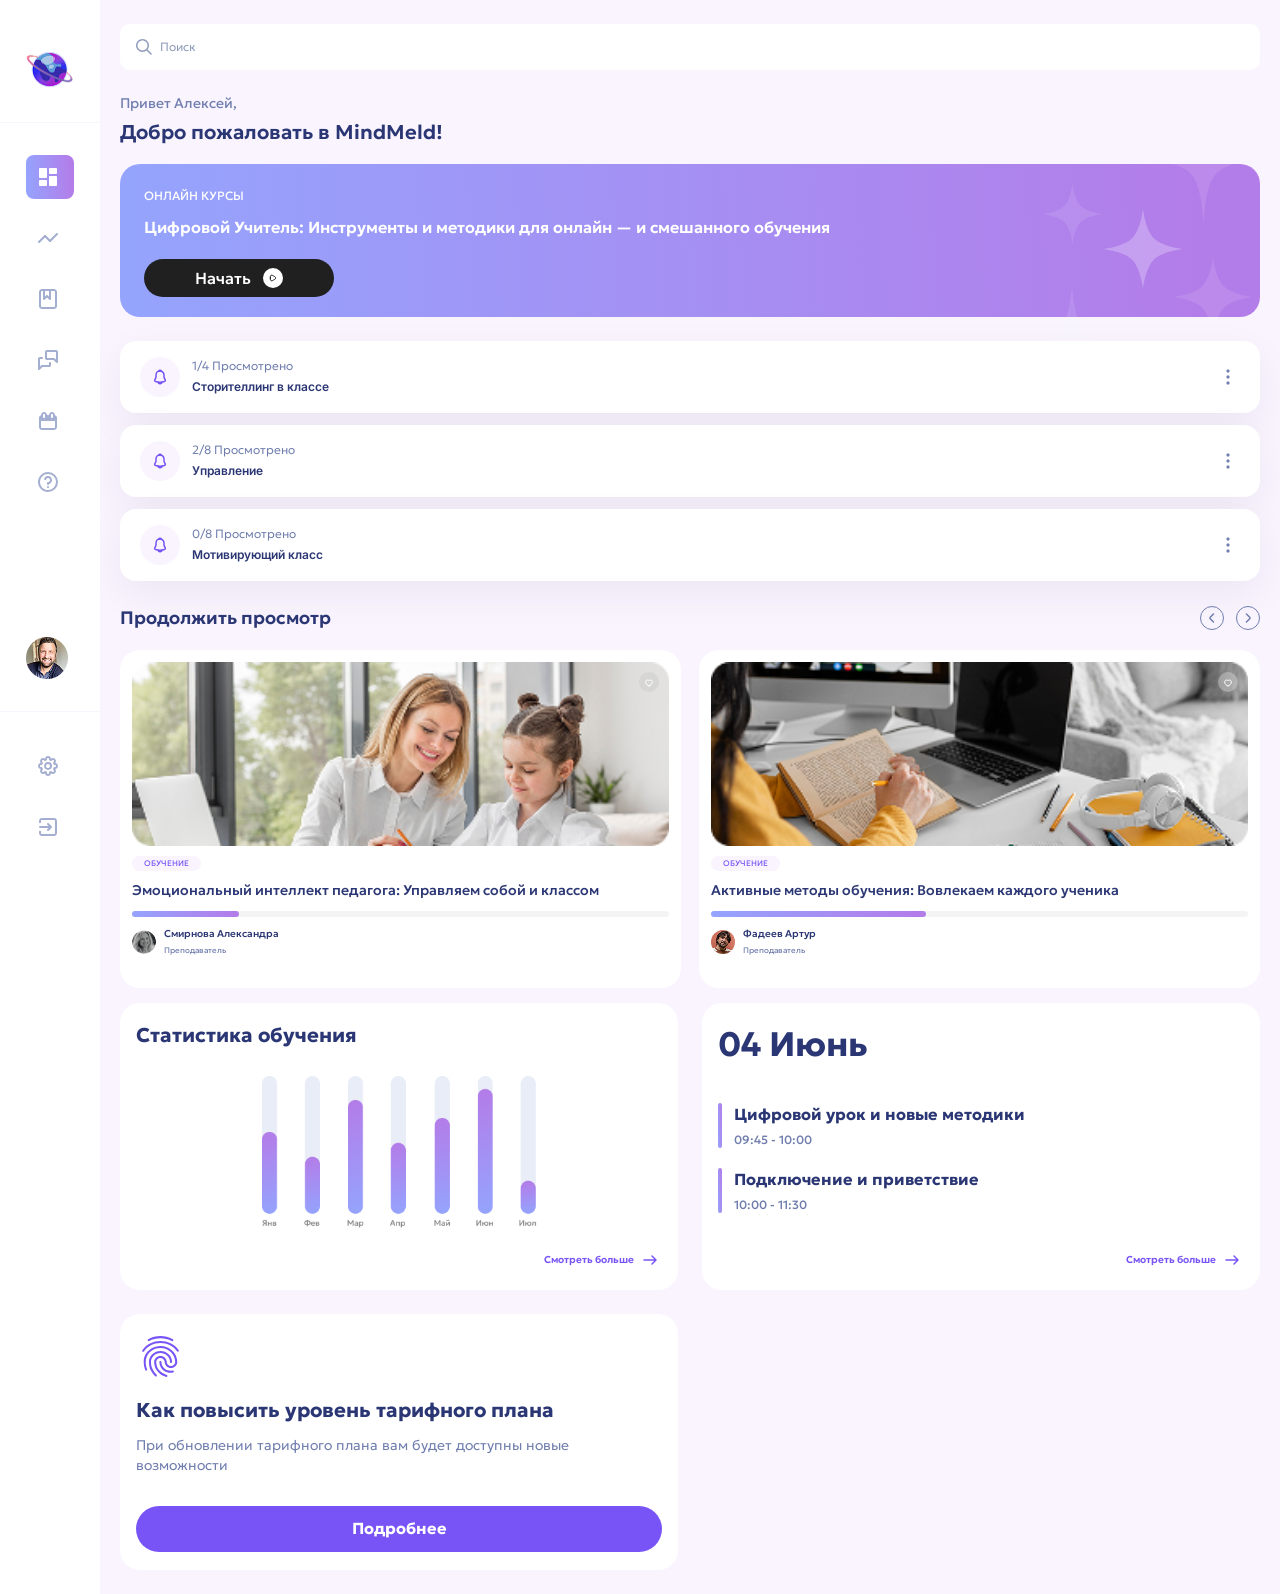
<file: dashboard.html>
<!DOCTYPE html>
<html lang="en">

<head>
  <meta charset="UTF-8">
  <meta name="viewport" content="width=device-width, initial-scale=1.0">
  <title>Document</title>

  <!-- Link Swiper's CSS -->
  <link rel="stylesheet" href="https://cdn.jsdelivr.net/npm/swiper@11/swiper-bundle.min.css" />
  <!-- Syle CSS -->
  <link rel="stylesheet" href="./assets/scss/style.css">
</head>

<body>

  <div>

    <main>
      <section class="dashboard">
        <div class="container">
          <div class="media_head">
            <div class="container">
              <button class="burger">
                <svg width="32" height="32" viewBox="0 0 32 32" fill="none" xmlns="http://www.w3.org/2000/svg">
                  <path d="M4 8H28M4 16H28M4 24H28" stroke="#272D4E" stroke-width="2" stroke-linecap="round"
                    stroke-linejoin="round" />
                </svg>
              </button>
              <a href="/" class="dashboard_logo">
                <img src="./assets/images/dashboard_logo.png" alt="">
                <span>
                  Mind<span>Meld</span>
                </span>
              </a>
              <button class="user_link">
                <div class="profile-progress">
                  <div class="circle">
                    <svg viewBox="0 0 36 36">
                      <path class="bg" d="M18 2.0845
                                                      a 15.9155 15.9155 0 0 1 0 31.831
                                                      a 15.9155 15.9155 0 0 1 0 -31.831" />
                      <path class="progress" d="M18 2.0845
                                                      a 15.9155 15.9155 0 0 1 0 31.831
                                                      a 15.9155 15.9155 0 0 1 0 -31.831" />
                      <linearGradient id="progressGradient" gradientTransform="rotate(87.01)">
                        <stop offset="-6.75%" stop-color="#92A7FF" />
                        <stop offset="94.2%" stop-color="#B37DE9" />
                      </linearGradient>
                    </svg>
                    <img src="./assets/images/user_link.png" alt="User Photo" />
                  </div>
                  </div>
              </button>
            </div>
          </div>
          <div class="aside_bg"></div>
          <aside class="aside">
            <div class="aside_top">
              <a href="/" class="dashboard_logo">
                <img src="./assets/images/dashboard_logo.png" alt="">
                <span>
                  Mind<span>Meld</span>
                </span>
              </a>
              <div class="line"></div>
              <ul>
                <li>
                  <a href="#" class="active">
                    <span>
                      <svg width="24" height="24" viewBox="0 0 24 24" fill="none" xmlns="http://www.w3.org/2000/svg">
                        <g clip-path="url(#clip0_132_3079)">
                          <path
                            d="M4 13H10C10.55 13 11 12.55 11 12V4C11 3.45 10.55 3 10 3H4C3.45 3 3 3.45 3 4V12C3 12.55 3.45 13 4 13ZM4 21H10C10.55 21 11 20.55 11 20V16C11 15.45 10.55 15 10 15H4C3.45 15 3 15.45 3 16V20C3 20.55 3.45 21 4 21ZM14 21H20C20.55 21 21 20.55 21 20V12C21 11.45 20.55 11 20 11H14C13.45 11 13 11.45 13 12V20C13 20.55 13.45 21 14 21ZM13 4V8C13 8.55 13.45 9 14 9H20C20.55 9 21 8.55 21 8V4C21 3.45 20.55 3 20 3H14C13.45 3 13 3.45 13 4Z"
                            fill="#A3AED0" />
                        </g>
                        <defs>
                          <clipPath id="clip0_132_3079">
                            <rect width="24" height="24" fill="white" />
                          </clipPath>
                        </defs>
                      </svg>
                      <span class="link_name">
                        Главная
                      </span>
                    </span>
                  </a>
                </li>
                <li>
                  <a href="#" class="link_one">
                    <span>
                      <svg width="24" height="24" viewBox="0 0 24 24" fill="none" xmlns="http://www.w3.org/2000/svg">
                        <path
                          d="M13.9998 16C13.802 16 13.6087 15.9413 13.4443 15.8314C13.2799 15.7216 13.1518 15.5654 13.0761 15.3827C13.0004 15.2 12.9806 14.999 13.0192 14.805C13.0578 14.6111 13.153 14.4329 13.2928 14.293L20.2928 7.29304C20.4814 7.11088 20.734 7.01009 20.9962 7.01237C21.2584 7.01465 21.5092 7.11981 21.6946 7.30522C21.88 7.49063 21.9852 7.74144 21.9875 8.00364C21.9897 8.26584 21.8889 8.51844 21.7068 8.70704L14.7068 15.707C14.5193 15.8946 14.265 16 13.9998 16ZM2.99979 17C2.80204 17 2.60874 16.9413 2.44433 16.8314C2.27992 16.7216 2.15178 16.5654 2.07611 16.3827C2.00044 16.2 1.98064 15.999 2.0192 15.805C2.05777 15.6111 2.15298 15.4329 2.29279 15.293L8.29279 9.29304C8.48139 9.11088 8.73399 9.01009 8.99619 9.01237C9.25838 9.01465 9.5092 9.11981 9.69461 9.30522C9.88001 9.49063 9.98518 9.74144 9.98746 10.0036C9.98974 10.2658 9.88894 10.5184 9.70679 10.707L3.70679 16.707C3.51929 16.8946 3.26498 17 2.99979 17Z"
                          fill="#A3AED0" />
                        <path
                          d="M14.0004 16C13.7352 16 13.4809 15.8946 13.2934 15.707L8.29341 10.707C8.11125 10.5184 8.01045 10.2658 8.01273 10.0036C8.01501 9.74144 8.12018 9.49063 8.30559 9.30522C8.491 9.11981 8.74181 9.01465 9.00401 9.01237C9.2662 9.01009 9.5188 9.11088 9.70741 9.29304L14.7074 14.293C14.8472 14.4329 14.9424 14.6111 14.981 14.805C15.0196 14.999 14.9998 15.2 14.9241 15.3827C14.8484 15.5654 14.7203 15.7216 14.5559 15.8314C14.3915 15.9413 14.1982 16 14.0004 16Z"
                          fill="#A3AED0" />
                      </svg>
                      <span class="link_name">
                        Аналитика
                      </span>
                    </span>
                    <svg class="arrow_icon" width="16" height="16" viewBox="0 0 16 16" fill="none" xmlns="http://www.w3.org/2000/svg">
                      <path d="M6 12L10 8L6 4" stroke="#A3AED0" stroke-width="2" stroke-linecap="round" stroke-linejoin="round" />
                    </svg>
                  </a>
                </li>
                <li>
                  <a href="#" class="link_two">
                    <span>
                      <svg width="24" height="24" viewBox="0 0 24 24" fill="none" xmlns="http://www.w3.org/2000/svg">
                        <path
                          d="M8 3H6C5.46957 3 4.96086 3.21071 4.58579 3.58579C4.21071 3.96086 4 4.46957 4 5V19C4 19.5304 4.21071 20.0391 4.58579 20.4142C4.96086 20.7893 5.46957 21 6 21H18C18.5304 21 19.0391 20.7893 19.4142 20.4142C19.7893 20.0391 20 19.5304 20 19V5C20 4.46957 19.7893 3.96086 19.4142 3.58579C19.0391 3.21071 18.5304 3 18 3H14M8 3V12L11 9L14 12V3M8 3H14"
                          stroke="#A3AED0" stroke-width="2" stroke-linecap="round" stroke-linejoin="round" />
                      </svg>
                      <span class="link_name">
                        Материалы
                      </span>
                    </span>
                    <svg class="arrow_icon" width="16" height="16" viewBox="0 0 16 16" fill="none" xmlns="http://www.w3.org/2000/svg">
                      <path d="M6 12L10 8L6 4" stroke="#A3AED0" stroke-width="2" stroke-linecap="round" stroke-linejoin="round" />
                    </svg>
                  </a>
                </li>
                <li>
                  <a href="#" class="link_two">
                    <span>
                      <svg width="24" height="24" viewBox="0 0 24 24" fill="none" xmlns="http://www.w3.org/2000/svg">
                        <path
                          d="M14 15V17C14 17.2652 13.8946 17.5196 13.7071 17.7071C13.5196 17.8946 13.2652 18 13 18H6L3 21V11C3 10.7348 3.10536 10.4804 3.29289 10.2929C3.48043 10.1054 3.73478 10 4 10H6M21 14L18 11H11C10.7348 11 10.4804 10.8946 10.2929 10.7071C10.1054 10.5196 10 10.2652 10 10V4C10 3.73478 10.1054 3.48043 10.2929 3.29289C10.4804 3.10536 10.7348 3 11 3H20C20.2652 3 20.5196 3.10536 20.7071 3.29289C20.8946 3.48043 21 3.73478 21 4V14Z"
                          stroke="#A3AED0" stroke-width="2" stroke-linecap="round" stroke-linejoin="round" />
                      </svg>
                      <span class="link_name">
                        Сообщения
                      </span>
                    </span>
                  </a>
                </li>
                <li>
                  <a href="#">
                    <span>
                      <svg width="24" height="24" viewBox="0 0 24 24" fill="none" xmlns="http://www.w3.org/2000/svg">
                        <path
                          d="M19 6.184V6C19 5.20435 18.6839 4.44129 18.1213 3.87868C17.5587 3.31607 16.7956 3 16 3C15.2044 3 14.4413 3.31607 13.8787 3.87868C13.3161 4.44129 13 5.20435 13 6H11C11 5.20435 10.6839 4.44129 10.1213 3.87868C9.55871 3.31607 8.79565 3 8 3C7.20435 3 6.44129 3.31607 5.87868 3.87868C5.31607 4.44129 5 5.20435 5 6V6.184C4.41709 6.39008 3.91209 6.77123 3.55409 7.2753C3.19608 7.77937 3.00256 8.38174 3 9V18C3 19.654 4.346 21 6 21H18C19.654 21 21 19.654 21 18V9C20.9974 8.38174 20.8039 7.77937 20.4459 7.2753C20.0879 6.77123 19.5829 6.39008 19 6.184ZM15 6C15 5.73478 15.1054 5.48043 15.2929 5.29289C15.4804 5.10536 15.7348 5 16 5C16.2652 5 16.5196 5.10536 16.7071 5.29289C16.8946 5.48043 17 5.73478 17 6V8C17 8.26522 16.8946 8.51957 16.7071 8.70711C16.5196 8.89464 16.2652 9 16 9C15.7348 9 15.4804 8.89464 15.2929 8.70711C15.1054 8.51957 15 8.26522 15 8V6ZM7 6C7 5.73478 7.10536 5.48043 7.29289 5.29289C7.48043 5.10536 7.73478 5 8 5C8.26522 5 8.51957 5.10536 8.70711 5.29289C8.89464 5.48043 9 5.73478 9 6V8C9 8.26522 8.89464 8.51957 8.70711 8.70711C8.51957 8.89464 8.26522 9 8 9C7.73478 9 7.48043 8.89464 7.29289 8.70711C7.10536 8.51957 7 8.26522 7 8V6ZM19 18C19 18.551 18.552 19 18 19H6C5.448 19 5 18.551 5 18V12H19V18Z"
                          fill="#A3AED0" />
                      </svg>
                      <span class="link_name">
                        Расписание
                      </span>
                    </span>
                  </a>
                </li>
                <li>
                  <a href="#" class="link_two">
                    <span>
                      <svg width="24" height="24" viewBox="0 0 24 24" fill="none" xmlns="http://www.w3.org/2000/svg">
                        <path
                          d="M9.146 9.074C9.3162 8.54724 9.62892 8.07788 10.0495 7.71795C10.4701 7.35802 10.9821 7.12157 11.5289 7.03479C12.0756 6.94802 12.6357 7.01432 13.147 7.22634C13.6584 7.43836 14.1011 7.78782 14.426 8.236C14.7513 8.68353 14.9466 9.21231 14.9901 9.76388C15.0337 10.3155 14.9238 10.8683 14.6727 11.3614C14.4217 11.8544 14.0391 12.2684 13.5675 12.5576C13.0958 12.8468 12.5533 12.9999 12 13V14M12 21C10.8181 21 9.64778 20.7672 8.55585 20.3149C7.46392 19.8626 6.47177 19.1997 5.63604 18.364C4.80031 17.5282 4.13738 16.5361 3.68508 15.4442C3.23279 14.3522 3 13.1819 3 12C3 10.8181 3.23279 9.64778 3.68508 8.55585C4.13738 7.46392 4.80031 6.47177 5.63604 5.63604C6.47177 4.80031 7.46392 4.13738 8.55585 3.68508C9.64778 3.23279 10.8181 3 12 3C14.3869 3 16.6761 3.94821 18.364 5.63604C20.0518 7.32387 21 9.61305 21 12C21 14.3869 20.0518 16.6761 18.364 18.364C16.6761 20.0518 14.3869 21 12 21ZM12.05 17V17.1H11.95V17H12.05Z"
                          stroke="#A3AED0" stroke-width="2" stroke-linecap="round" stroke-linejoin="round" />
                      </svg>
                      <span class="link_name">
                        Помощь и поддержка
                      </span>
                    </span>
                  </a>
                </li>
              </ul>
            </div>

            <div class="aside_bottom">
              <a href="#" class="user_link">
                <img src="./assets/images/user_link_img.png" alt="">
                <span>
                  <b>
                    Алексей
                  </b>
                  На обучении
                </span>
              </a>
              <div class="line"></div>
              <ul>
                <li>
                  <a href="#">
                    <span>
                      <svg width="24" height="24" viewBox="0 0 24 24" fill="none" xmlns="http://www.w3.org/2000/svg">
                        <path
                          d="M12.0002 4.00003C11.7349 4.00003 11.4806 4.10539 11.293 4.29292C11.1055 4.48046 11.0002 4.73481 11.0002 5.00003C11.0002 6.69203 8.95415 7.54003 7.75715 6.34303C7.6649 6.24752 7.55456 6.17134 7.43256 6.11893C7.31055 6.06652 7.17933 6.03893 7.04655 6.03778C6.91377 6.03662 6.78209 6.06193 6.6592 6.11221C6.5363 6.16249 6.42465 6.23674 6.33076 6.33063C6.23686 6.42453 6.16261 6.53618 6.11233 6.65907C6.06205 6.78197 6.03675 6.91365 6.0379 7.04643C6.03905 7.17921 6.06664 7.31043 6.11905 7.43243C6.17146 7.55444 6.24764 7.66478 6.34315 7.75703C7.54015 8.95403 6.69315 11 5.00015 11C4.73493 11 4.48058 11.1054 4.29304 11.2929C4.10551 11.4805 4.00015 11.7348 4.00015 12C4.00015 12.2652 4.10551 12.5196 4.29304 12.7071C4.48058 12.8947 4.73493 13 5.00015 13C6.69215 13 7.54015 15.046 6.34315 16.243C6.16099 16.4316 6.0602 16.6842 6.06248 16.9464C6.06475 17.2086 6.16992 17.4594 6.35533 17.6448C6.54074 17.8303 6.79155 17.9354 7.05375 17.9377C7.31595 17.94 7.56855 17.8392 7.75715 17.657C8.95415 16.46 11.0002 17.307 11.0002 19C11.0002 19.2652 11.1055 19.5196 11.293 19.7071C11.4806 19.8947 11.7349 20 12.0002 20C12.2654 20 12.5197 19.8947 12.7073 19.7071C12.8948 19.5196 13.0002 19.2652 13.0002 19C13.0002 17.308 15.0462 16.46 16.2432 17.657C16.3354 17.7525 16.4457 17.8287 16.5677 17.8811C16.6898 17.9335 16.821 17.9611 16.9537 17.9623C17.0865 17.9634 17.2182 17.9381 17.3411 17.8878C17.464 17.8376 17.5757 17.7633 17.6695 17.6694C17.7634 17.5755 17.8377 17.4639 17.888 17.341C17.9383 17.2181 17.9636 17.0864 17.9624 16.9536C17.9612 16.8208 17.9337 16.6896 17.8813 16.5676C17.8288 16.4456 17.7527 16.3353 17.6572 16.243C16.4601 15.046 17.3072 13 19.0002 13C19.2654 13 19.5197 12.8947 19.7073 12.7071C19.8948 12.5196 20.0002 12.2652 20.0002 12C20.0002 11.7348 19.8948 11.4805 19.7073 11.2929C19.5197 11.1054 19.2654 11 19.0002 11C17.3082 11 16.4601 8.95403 17.6572 7.75703C17.8393 7.56843 17.9401 7.31582 17.9378 7.05363C17.9355 6.79143 17.8304 6.54062 17.645 6.35521C17.4596 6.1698 17.2087 6.06463 16.9466 6.06235C16.6844 6.06008 16.4318 6.16087 16.2432 6.34303C15.0462 7.54003 13.0002 6.69303 13.0002 5.00003C13.0002 4.73481 12.8948 4.48046 12.7073 4.29292C12.5197 4.10539 12.2654 4.00003 12.0002 4.00003ZM9.00815 4.77703C9.06345 4.0213 9.40269 3.31449 9.9577 2.79861C10.5127 2.28272 11.2424 1.99597 12.0002 1.99597C12.7579 1.99597 13.4876 2.28272 14.0426 2.79861C14.5976 3.31449 14.9368 4.0213 14.9922 4.77703C15.566 4.28421 16.3048 4.02634 17.0606 4.05504C17.8164 4.08374 18.5336 4.39689 19.0683 4.93181C19.6031 5.46672 19.9161 6.1839 19.9446 6.93975C19.9732 7.69561 19.7151 8.43434 19.2222 9.00803C19.9779 9.0632 20.6848 9.40232 21.2007 9.95725C21.7167 10.5122 22.0036 11.2418 22.0037 11.9996C22.0038 12.7573 21.7172 13.487 21.2014 14.0421C20.6856 14.5972 19.9789 14.9366 19.2232 14.992C19.716 15.5658 19.9738 16.3046 19.9451 17.0605C19.9164 17.8163 19.6033 18.5334 19.0684 19.0682C18.5335 19.603 17.8163 19.916 17.0604 19.9445C16.3046 19.973 15.5658 19.715 14.9922 19.222C14.9368 19.9778 14.5976 20.6846 14.0426 21.2005C13.4876 21.7163 12.7579 22.0031 12.0002 22.0031C11.2424 22.0031 10.5127 21.7163 9.9577 21.2005C9.40269 20.6846 9.06345 19.9778 9.00815 19.222C8.43446 19.715 7.69573 19.973 6.93988 19.9445C6.18402 19.916 5.46684 19.603 4.93193 19.0682C4.39702 18.5334 4.08386 17.8163 4.05516 17.0605C4.02646 16.3046 4.28433 15.5658 4.77715 14.992C4.02142 14.9367 3.31462 14.5975 2.79873 14.0425C2.28284 13.4875 1.99609 12.7578 1.99609 12C1.99609 11.2423 2.28284 10.5126 2.79873 9.95758C3.31462 9.40257 4.02142 9.06333 4.77715 9.00803C4.28283 8.43444 4.0237 7.69513 4.05174 6.93845C4.07979 6.18176 4.39294 5.46367 4.92836 4.92824C5.46379 4.39282 6.18188 4.07967 6.93857 4.05162C7.69526 4.02358 8.43456 4.28271 9.00815 4.77703Z"
                          fill="#A3AED0" />
                        <path
                          d="M11.9997 10C11.4692 10 10.9605 10.2107 10.5855 10.5858C10.2104 10.9609 9.99968 11.4696 9.99968 12C9.99968 12.5305 10.2104 13.0392 10.5855 13.4142C10.9605 13.7893 11.4692 14 11.9997 14C12.5301 14 13.0388 13.7893 13.4139 13.4142C13.789 13.0392 13.9997 12.5305 13.9997 12C13.9997 11.4696 13.789 10.9609 13.4139 10.5858C13.0388 10.2107 12.5301 10 11.9997 10ZM9.17168 9.17202C9.54066 8.78998 9.98204 8.48525 10.4701 8.27561C10.9581 8.06598 11.483 7.95563 12.0141 7.95102C12.5452 7.9464 13.0719 8.04761 13.5635 8.24873C14.0551 8.44986 14.5017 8.74687 14.8773 9.12244C15.2528 9.49801 15.5498 9.94462 15.751 10.4362C15.9521 10.9278 16.0533 11.4545 16.0487 11.9856C16.0441 12.5167 15.9337 13.0416 15.7241 13.5296C15.5144 14.0177 15.2097 14.459 14.8277 14.828C14.0733 15.5567 13.0629 15.9598 12.0141 15.9507C10.9653 15.9416 9.96203 15.5209 9.2204 14.7793C8.47877 14.0377 8.05809 13.0344 8.04898 11.9856C8.03987 10.9368 8.44304 9.92643 9.17168 9.17202Z"
                          fill="#A3AED0" />
                      </svg>
                      <div class="link_name">
                        Настройки
                      </div>
                    </span>
                  </a>
                </li>
                <li>
                  <a href="#" class="link_two">
                    <span>
                      <svg width="24" height="24" viewBox="0 0 24 24" fill="none" xmlns="http://www.w3.org/2000/svg">
                        <path
                          d="M12 15L15 12M15 12L12 9M15 12H4M4 7.248V7.2C4 6.08 4 5.52 4.218 5.092C4.41 4.715 4.715 4.41 5.092 4.218C5.52 4 6.08 4 7.2 4H16.8C17.92 4 18.48 4 18.907 4.218C19.284 4.41 19.59 4.715 19.782 5.092C20 5.519 20 6.079 20 7.197V16.804C20 17.922 20 18.481 19.782 18.908C19.59 19.2845 19.2837 19.5904 18.907 19.782C18.48 20 17.921 20 16.803 20H7.197C6.079 20 5.519 20 5.092 19.782C4.71569 19.5903 4.40974 19.2843 4.218 18.908C4 18.48 4 17.92 4 16.8V16.75"
                          stroke="#A3AED0" stroke-width="2" stroke-linecap="round" stroke-linejoin="round" />
                      </svg>
                      <span class="link_name">
                        Выйти
                      </span>
                    </span>
                  </a>
                </li>
              </ul>
            </div>
          </aside>
          <div class="dashboard_content content_full">
            <div class="dashboard_content_head">
              <h1>
                <span>
                  Привет Алексей,
                </span>
                Добро пожаловать в MindMeld!
              </h1>
              <div class="search">
                <svg width="24" height="24" viewBox="0 0 24 24" fill="none" xmlns="http://www.w3.org/2000/svg">
                  <path fill-rule="evenodd" clip-rule="evenodd"
                    d="M10.5 5.5C9.17392 5.5 7.90215 6.02678 6.96447 6.96447C6.02678 7.90215 5.5 9.17392 5.5 10.5C5.5 11.8261 6.02678 13.0979 6.96447 14.0355C7.90215 14.9732 9.17392 15.5 10.5 15.5C11.8261 15.5 13.0979 14.9732 14.0355 14.0355C14.9732 13.0979 15.5 11.8261 15.5 10.5C15.5 9.17392 14.9732 7.90215 14.0355 6.96447C13.0979 6.02678 11.8261 5.5 10.5 5.5ZM4 10.5C4 8.77609 4.68482 7.12279 5.90381 5.90381C7.12279 4.68482 8.77609 4 10.5 4C12.2239 4 13.8772 4.68482 15.0962 5.90381C16.3152 7.12279 17 8.77609 17 10.5C17 12.2239 16.3152 13.8772 15.0962 15.0962C13.8772 16.3152 12.2239 17 10.5 17C8.77609 17 7.12279 16.3152 5.90381 15.0962C4.68482 13.8772 4 12.2239 4 10.5Z"
                    fill="#8F9BBA" />
                  <path fill-rule="evenodd" clip-rule="evenodd"
                    d="M14.4703 14.47C14.6109 14.3295 14.8016 14.2506 15.0003 14.2506C15.1991 14.2506 15.3897 14.3295 15.5303 14.47L19.5303 18.4699C19.604 18.5386 19.6631 18.6214 19.7041 18.7134C19.7451 18.8054 19.7671 18.9047 19.7689 19.0054C19.7707 19.1061 19.7522 19.2062 19.7144 19.2995C19.6767 19.3929 19.6206 19.4778 19.5494 19.549C19.4781 19.6202 19.3933 19.6764 19.2999 19.7141C19.2065 19.7518 19.1065 19.7703 19.0058 19.7685C18.9051 19.7668 18.8058 19.7447 18.7138 19.7037C18.6218 19.6627 18.539 19.6036 18.4703 19.53L14.4703 15.53C14.3299 15.3893 14.251 15.1987 14.251 15C14.251 14.8012 14.3299 14.6106 14.4703 14.47Z"
                    fill="#8F9BBA" />
                </svg>
                <input type="text" placeholder="Поиск">
              </div>
            </div>
            <div class="online_course">
              <img class="star_bg" src="./assets/images/star_bg.svg" alt="">
              <span>
                Онлайн КУРСЫ
              </span>
              <h3>
                Цифровой Учитель: Инструменты и методики для онлайн — и смешанного обучения
              </h3>
              <button>
                Начать
                <img src="./assets/images/online_play.svg" alt="">
              </button>
            </div>
            <div class="notifications">
              <div class="notifications_block">
                <div class="notifications_block_left">
                  <img src="./assets/images/notification_icon.svg" alt="">
                  <span>
                    1/4 Просмотрено
                    <b>
                      Сторителлинг в классе
                    </b>
                  </span>
                </div>
                <svg width="24" height="24" viewBox="0 0 24 24" fill="none" xmlns="http://www.w3.org/2000/svg">
                  <path
                    d="M10.5 6C10.5 5.79 10.5 5.6865 10.512 5.5995C10.5502 5.32456 10.677 5.0696 10.8733 4.87332C11.0696 4.67704 11.3246 4.55018 11.5995 4.512C11.685 4.5 11.79 4.5 12 4.5C12.21 4.5 12.3135 4.5 12.4005 4.512C12.6754 4.55018 12.9304 4.67704 13.1267 4.87332C13.323 5.0696 13.4498 5.32456 13.488 5.5995C13.5 5.685 13.5 5.79 13.5 6C13.5 6.21 13.5 6.3135 13.488 6.4005C13.4498 6.67544 13.323 6.9304 13.1267 7.12668C12.9304 7.32296 12.6754 7.44982 12.4005 7.488C12.315 7.5 12.21 7.5 12 7.5C11.79 7.5 11.6865 7.5 11.5995 7.488C11.3246 7.44982 11.0696 7.32296 10.8733 7.12668C10.677 6.9304 10.5502 6.67544 10.512 6.4005C10.5 6.315 10.5 6.21 10.5 6ZM10.5 12C10.5 11.79 10.5 11.6865 10.512 11.5995C10.5502 11.3246 10.677 11.0696 10.8733 10.8733C11.0696 10.677 11.3246 10.5502 11.5995 10.512C11.685 10.5 11.79 10.5 12 10.5C12.21 10.5 12.3135 10.5 12.4005 10.512C12.6754 10.5502 12.9304 10.677 13.1267 10.8733C13.323 11.0696 13.4498 11.3246 13.488 11.5995C13.5 11.685 13.5 11.79 13.5 12C13.5 12.21 13.5 12.3135 13.488 12.4005C13.4498 12.6754 13.323 12.9304 13.1267 13.1267C12.9304 13.323 12.6754 13.4498 12.4005 13.488C12.315 13.5 12.21 13.5 12 13.5C11.79 13.5 11.6865 13.5 11.5995 13.488C11.3246 13.4498 11.0696 13.323 10.8733 13.1267C10.677 12.9304 10.5502 12.6754 10.512 12.4005C10.5 12.315 10.5 12.21 10.5 12ZM10.5 18C10.5 17.7915 10.5 17.6865 10.512 17.5995C10.5504 17.3251 10.6772 17.0706 10.8731 16.8746C11.0691 16.6787 11.3236 16.5519 11.598 16.5135C11.6865 16.5015 11.79 16.5015 11.9985 16.5015C12.207 16.5015 12.3135 16.5015 12.399 16.5135C12.6734 16.5519 12.9279 16.6787 13.1239 16.8746C13.3198 17.0706 13.4466 17.3251 13.485 17.5995C13.497 17.6865 13.497 17.7915 13.497 18C13.497 18.2085 13.497 18.3135 13.485 18.4005C13.4466 18.6749 13.3198 18.9294 13.1239 19.1254C12.9279 19.3213 12.6734 19.4481 12.399 19.4865C12.312 19.4985 12.207 19.4985 11.9985 19.4985C11.79 19.4985 11.685 19.4985 11.598 19.4865C11.3236 19.4481 11.0691 19.3213 10.8731 19.1254C10.6772 18.9294 10.5504 18.6749 10.512 18.4005C10.5 18.3135 10.5 18.2085 10.5 18Z"
                    fill="#707EAE" />
                </svg>
              </div>
              <div class="notifications_block">
                <div class="notifications_block_left">
                  <img src="./assets/images/notification_icon.svg" alt="">
                  <span>
                    2/8 Просмотрено
                    <b>
                      Управление
                    </b>
                  </span>
                </div>
                <svg width="24" height="24" viewBox="0 0 24 24" fill="none" xmlns="http://www.w3.org/2000/svg">
                  <path
                    d="M10.5 6C10.5 5.79 10.5 5.6865 10.512 5.5995C10.5502 5.32456 10.677 5.0696 10.8733 4.87332C11.0696 4.67704 11.3246 4.55018 11.5995 4.512C11.685 4.5 11.79 4.5 12 4.5C12.21 4.5 12.3135 4.5 12.4005 4.512C12.6754 4.55018 12.9304 4.67704 13.1267 4.87332C13.323 5.0696 13.4498 5.32456 13.488 5.5995C13.5 5.685 13.5 5.79 13.5 6C13.5 6.21 13.5 6.3135 13.488 6.4005C13.4498 6.67544 13.323 6.9304 13.1267 7.12668C12.9304 7.32296 12.6754 7.44982 12.4005 7.488C12.315 7.5 12.21 7.5 12 7.5C11.79 7.5 11.6865 7.5 11.5995 7.488C11.3246 7.44982 11.0696 7.32296 10.8733 7.12668C10.677 6.9304 10.5502 6.67544 10.512 6.4005C10.5 6.315 10.5 6.21 10.5 6ZM10.5 12C10.5 11.79 10.5 11.6865 10.512 11.5995C10.5502 11.3246 10.677 11.0696 10.8733 10.8733C11.0696 10.677 11.3246 10.5502 11.5995 10.512C11.685 10.5 11.79 10.5 12 10.5C12.21 10.5 12.3135 10.5 12.4005 10.512C12.6754 10.5502 12.9304 10.677 13.1267 10.8733C13.323 11.0696 13.4498 11.3246 13.488 11.5995C13.5 11.685 13.5 11.79 13.5 12C13.5 12.21 13.5 12.3135 13.488 12.4005C13.4498 12.6754 13.323 12.9304 13.1267 13.1267C12.9304 13.323 12.6754 13.4498 12.4005 13.488C12.315 13.5 12.21 13.5 12 13.5C11.79 13.5 11.6865 13.5 11.5995 13.488C11.3246 13.4498 11.0696 13.323 10.8733 13.1267C10.677 12.9304 10.5502 12.6754 10.512 12.4005C10.5 12.315 10.5 12.21 10.5 12ZM10.5 18C10.5 17.7915 10.5 17.6865 10.512 17.5995C10.5504 17.3251 10.6772 17.0706 10.8731 16.8746C11.0691 16.6787 11.3236 16.5519 11.598 16.5135C11.6865 16.5015 11.79 16.5015 11.9985 16.5015C12.207 16.5015 12.3135 16.5015 12.399 16.5135C12.6734 16.5519 12.9279 16.6787 13.1239 16.8746C13.3198 17.0706 13.4466 17.3251 13.485 17.5995C13.497 17.6865 13.497 17.7915 13.497 18C13.497 18.2085 13.497 18.3135 13.485 18.4005C13.4466 18.6749 13.3198 18.9294 13.1239 19.1254C12.9279 19.3213 12.6734 19.4481 12.399 19.4865C12.312 19.4985 12.207 19.4985 11.9985 19.4985C11.79 19.4985 11.685 19.4985 11.598 19.4865C11.3236 19.4481 11.0691 19.3213 10.8731 19.1254C10.6772 18.9294 10.5504 18.6749 10.512 18.4005C10.5 18.3135 10.5 18.2085 10.5 18Z"
                    fill="#707EAE" />
                </svg>
              </div>
              <div class="notifications_block">
                <div class="notifications_block_left">
                  <img src="./assets/images/notification_icon.svg" alt="">
                  <span>
                    0/8 Просмотрено
                    <b>
                      Мотивирующий класс
                    </b>
                  </span>
                </div>
                <svg width="24" height="24" viewBox="0 0 24 24" fill="none" xmlns="http://www.w3.org/2000/svg">
                  <path
                    d="M10.5 6C10.5 5.79 10.5 5.6865 10.512 5.5995C10.5502 5.32456 10.677 5.0696 10.8733 4.87332C11.0696 4.67704 11.3246 4.55018 11.5995 4.512C11.685 4.5 11.79 4.5 12 4.5C12.21 4.5 12.3135 4.5 12.4005 4.512C12.6754 4.55018 12.9304 4.67704 13.1267 4.87332C13.323 5.0696 13.4498 5.32456 13.488 5.5995C13.5 5.685 13.5 5.79 13.5 6C13.5 6.21 13.5 6.3135 13.488 6.4005C13.4498 6.67544 13.323 6.9304 13.1267 7.12668C12.9304 7.32296 12.6754 7.44982 12.4005 7.488C12.315 7.5 12.21 7.5 12 7.5C11.79 7.5 11.6865 7.5 11.5995 7.488C11.3246 7.44982 11.0696 7.32296 10.8733 7.12668C10.677 6.9304 10.5502 6.67544 10.512 6.4005C10.5 6.315 10.5 6.21 10.5 6ZM10.5 12C10.5 11.79 10.5 11.6865 10.512 11.5995C10.5502 11.3246 10.677 11.0696 10.8733 10.8733C11.0696 10.677 11.3246 10.5502 11.5995 10.512C11.685 10.5 11.79 10.5 12 10.5C12.21 10.5 12.3135 10.5 12.4005 10.512C12.6754 10.5502 12.9304 10.677 13.1267 10.8733C13.323 11.0696 13.4498 11.3246 13.488 11.5995C13.5 11.685 13.5 11.79 13.5 12C13.5 12.21 13.5 12.3135 13.488 12.4005C13.4498 12.6754 13.323 12.9304 13.1267 13.1267C12.9304 13.323 12.6754 13.4498 12.4005 13.488C12.315 13.5 12.21 13.5 12 13.5C11.79 13.5 11.6865 13.5 11.5995 13.488C11.3246 13.4498 11.0696 13.323 10.8733 13.1267C10.677 12.9304 10.5502 12.6754 10.512 12.4005C10.5 12.315 10.5 12.21 10.5 12ZM10.5 18C10.5 17.7915 10.5 17.6865 10.512 17.5995C10.5504 17.3251 10.6772 17.0706 10.8731 16.8746C11.0691 16.6787 11.3236 16.5519 11.598 16.5135C11.6865 16.5015 11.79 16.5015 11.9985 16.5015C12.207 16.5015 12.3135 16.5015 12.399 16.5135C12.6734 16.5519 12.9279 16.6787 13.1239 16.8746C13.3198 17.0706 13.4466 17.3251 13.485 17.5995C13.497 17.6865 13.497 17.7915 13.497 18C13.497 18.2085 13.497 18.3135 13.485 18.4005C13.4466 18.6749 13.3198 18.9294 13.1239 19.1254C12.9279 19.3213 12.6734 19.4481 12.399 19.4865C12.312 19.4985 12.207 19.4985 11.9985 19.4985C11.79 19.4985 11.685 19.4985 11.598 19.4865C11.3236 19.4481 11.0691 19.3213 10.8731 19.1254C10.6772 18.9294 10.5504 18.6749 10.512 18.4005C10.5 18.3135 10.5 18.2085 10.5 18Z"
                    fill="#707EAE" />
                </svg>
              </div>
            </div>
            <div class="slider">
              <div class="swiper swiperCourse">
                <div class="course_title">
                  <h3>
                    Продолжить просмотр
                  </h3>
                  <div class="course_btns">
                    <button class="course_btn course-button-prev">
                      <img src="./assets/images/course_left.svg" alt="">
                    </button>
                    <button class="course_btn course-button-next">
                      <img src="./assets/images/course_right.svg" alt="">
                    </button>
                  </div>
                </div>
                <div class="swiper-wrapper">
                  <div class="swiper-slide">
                    <div class="course_card">
                      <div class="course_card_img">
                        <img src="./assets/images/course_img1.png" alt="">
                        <button class="heart_icon">
                          <svg width="8" height="8" viewBox="0 0 8 8" fill="none" xmlns="http://www.w3.org/2000/svg">
                            <path
                              d="M4.20699 6.93666C4.09366 6.97666 3.90699 6.97666 3.79366 6.93666C2.82699 6.60666 0.666992 5.22999 0.666992 2.89666C0.666992 1.86666 1.49699 1.03333 2.52033 1.03333C3.12699 1.03333 3.66366 1.32666 4.00033 1.77999C4.33699 1.32666 4.87699 1.03333 5.48033 1.03333C6.50366 1.03333 7.33366 1.86666 7.33366 2.89666C7.33366 5.22999 5.17366 6.60666 4.20699 6.93666Z"
                              stroke="white" stroke-linecap="round" stroke-linejoin="round" />
                          </svg>
                        </button>
                      </div>
                      <div class="course_card_text">
                        <span>
                          обучение
                        </span>
                        <h3>
                          Эмоциональный интеллект педагога: Управляем собой и классом
                        </h3>
                        <div class="progress">
                          <span></span>
                        </div>
                        <div class="course_user">
                          <img src="./assets/images/course_user1.png" alt="">
                          <b>
                            Смирнова Александра
                            <span>
                              Преподаватель
                            </span>
                          </b>
                        </div>
                      </div>
                    </div>
                  </div>
                  <div class="swiper-slide">
                    <div class="course_card">
                      <div class="course_card_img">
                        <img src="./assets/images/course_img2.png" alt="">
                        <button class="heart_icon">
                          <svg width="8" height="8" viewBox="0 0 8 8" fill="none" xmlns="http://www.w3.org/2000/svg">
                            <path
                              d="M4.20699 6.93666C4.09366 6.97666 3.90699 6.97666 3.79366 6.93666C2.82699 6.60666 0.666992 5.22999 0.666992 2.89666C0.666992 1.86666 1.49699 1.03333 2.52033 1.03333C3.12699 1.03333 3.66366 1.32666 4.00033 1.77999C4.33699 1.32666 4.87699 1.03333 5.48033 1.03333C6.50366 1.03333 7.33366 1.86666 7.33366 2.89666C7.33366 5.22999 5.17366 6.60666 4.20699 6.93666Z"
                              stroke="white" stroke-linecap="round" stroke-linejoin="round" />
                          </svg>
                        </button>
                      </div>
                      <div class="course_card_text">
                        <span>
                          обучение
                        </span>
                        <h3>
                          Активные методы обучения: Вовлекаем каждого ученика
                        </h3>
                        <div class="progress">
                          <span style="width: 40%;"></span>
                        </div>
                        <div class="course_user">
                          <img src="./assets/images/course_user2.png" alt="">
                          <b>
                            Фадеев Артур
                            <span>
                              Преподаватель
                            </span>
                          </b>
                        </div>
                      </div>
                    </div>
                  </div>
                  <div class="swiper-slide">
                    <div class="course_card">
                      <div class="course_card_img">
                        <img src="./assets/images/course_img3.png" alt="">
                        <button class="heart_icon">
                          <svg width="8" height="8" viewBox="0 0 8 8" fill="none" xmlns="http://www.w3.org/2000/svg">
                            <path
                              d="M4.20699 6.93666C4.09366 6.97666 3.90699 6.97666 3.79366 6.93666C2.82699 6.60666 0.666992 5.22999 0.666992 2.89666C0.666992 1.86666 1.49699 1.03333 2.52033 1.03333C3.12699 1.03333 3.66366 1.32666 4.00033 1.77999C4.33699 1.32666 4.87699 1.03333 5.48033 1.03333C6.50366 1.03333 7.33366 1.86666 7.33366 2.89666C7.33366 5.22999 5.17366 6.60666 4.20699 6.93666Z"
                              stroke="white" stroke-linecap="round" stroke-linejoin="round" />
                          </svg>
                        </button>
                      </div>
                      <div class="course_card_text">
                        <span>
                          обучение
                        </span>
                        <h3>
                          Урок на 5+: От рутины к вдохновению. Современные интерактивные методы обучение
                        </h3>
                        <div class="progress">
                          <span style="width: 85%;"></span>
                        </div>
                        <div class="course_user">
                          <img src="./assets/images/course_user3.png" alt="">
                          <b>
                            Макаров Владимир
                            <span>
                              Преподаватель
                            </span>
                          </b>
                        </div>
                      </div>
                    </div>
                  </div>
                  <div class="swiper-slide">
                    <div class="course_card">
                      <div class="course_card_img">
                        <img src="./assets/images/course_img1.png" alt="">
                        <button class="heart_icon">
                          <svg width="8" height="8" viewBox="0 0 8 8" fill="none" xmlns="http://www.w3.org/2000/svg">
                            <path
                              d="M4.20699 6.93666C4.09366 6.97666 3.90699 6.97666 3.79366 6.93666C2.82699 6.60666 0.666992 5.22999 0.666992 2.89666C0.666992 1.86666 1.49699 1.03333 2.52033 1.03333C3.12699 1.03333 3.66366 1.32666 4.00033 1.77999C4.33699 1.32666 4.87699 1.03333 5.48033 1.03333C6.50366 1.03333 7.33366 1.86666 7.33366 2.89666C7.33366 5.22999 5.17366 6.60666 4.20699 6.93666Z"
                              stroke="white" stroke-linecap="round" stroke-linejoin="round" />
                          </svg>
                        </button>
                      </div>
                      <div class="course_card_text">
                        <span>
                          обучение
                        </span>
                        <h3>
                          Эмоциональный интеллект педагога: Управляем собой и классом
                        </h3>
                        <div class="progress">
                          <span></span>
                        </div>
                        <div class="course_user">
                          <img src="./assets/images/course_user1.png" alt="">
                          <b>
                            Смирнова Александра
                            <span>
                              Преподаватель
                            </span>
                          </b>
                        </div>
                      </div>
                    </div>
                  </div>
                </div>
              </div>
            </div>
            <div class="cards">
              <div class="card">
                <h6>
                  Статистика обучения
                </h6>
                <img class="chart_img" src="./assets/images/month_img.png" alt="">
                <a href="#" class="card_link">
                  Смотреть больше
                  <svg width="24" height="24" viewBox="0 0 24 24" fill="none" xmlns="http://www.w3.org/2000/svg">
                    <path d="M14 16L18 12M18 12L14 8M18 12H6" stroke="#7854F7" stroke-width="1.5" stroke-miterlimit="10"
                      stroke-linecap="round" stroke-linejoin="round" />
                  </svg>
                </a>
              </div>
              <div class="card">
                <h3>
                  04 Июнь
                </h3>
                <ul>
                  <li>
                    <b>
                      Цифровой урок и новые методики
                    </b>
                    <span>
                      09:45 - 10:00
                    </span>
                  </li>
                  <li>
                    <b>
                      Подключение и приветствие
                    </b>
                    <span>
                      10:00 - 11:30
                    </span>
                  </li>
                </ul>
                <a href="#" class="card_link">
                  Смотреть больше
                  <svg width="24" height="24" viewBox="0 0 24 24" fill="none" xmlns="http://www.w3.org/2000/svg">
                    <path d="M14 16L18 12M18 12L14 8M18 12H6" stroke="#7854F7" stroke-width="1.5" stroke-miterlimit="10"
                      stroke-linecap="round" stroke-linejoin="round" />
                  </svg>
                </a>
              </div>
              <div class="card">
                <img class="card_icon" src="./assets/images/card_icon.svg" alt="">
                <h6>
                  Как повысить уровень тарифного плана
                </h6>
                <p>
                  При обновлении тарифного плана вам будет доступны новые возможности
                </p>
                <a href="#" class="more_btn">
                  Подробнее
                </a>
              </div>
            </div>
          </div>
          <div class="profil hidden">
            <div class="profil_head">
              <span>
                Ваш профиль
              </span>
              <svg width="22" height="22" viewBox="0 0 22 22" fill="none" xmlns="http://www.w3.org/2000/svg">
                <path
                  d="M9.625 5.5C9.625 5.3075 9.625 5.21262 9.636 5.13287C9.671 4.88085 9.78729 4.64713 9.96721 4.46721C10.1471 4.28729 10.3808 4.171 10.6329 4.136C10.7112 4.125 10.8075 4.125 11 4.125C11.1925 4.125 11.2874 4.125 11.3671 4.136C11.6192 4.171 11.8529 4.28729 12.0328 4.46721C12.2127 4.64713 12.329 4.88085 12.364 5.13287C12.375 5.21125 12.375 5.3075 12.375 5.5C12.375 5.6925 12.375 5.78738 12.364 5.86713C12.329 6.11915 12.2127 6.35287 12.0328 6.53279C11.8529 6.71271 11.6192 6.829 11.3671 6.864C11.2888 6.875 11.1925 6.875 11 6.875C10.8075 6.875 10.7126 6.875 10.6329 6.864C10.3808 6.829 10.1471 6.71271 9.96721 6.53279C9.78729 6.35287 9.671 6.11915 9.636 5.86713C9.625 5.78875 9.625 5.6925 9.625 5.5ZM9.625 11C9.625 10.8075 9.625 10.7126 9.636 10.6329C9.671 10.3808 9.78729 10.1471 9.96721 9.96721C10.1471 9.78729 10.3808 9.671 10.6329 9.636C10.7112 9.625 10.8075 9.625 11 9.625C11.1925 9.625 11.2874 9.625 11.3671 9.636C11.6192 9.671 11.8529 9.78729 12.0328 9.96721C12.2127 10.1471 12.329 10.3808 12.364 10.6329C12.375 10.7112 12.375 10.8075 12.375 11C12.375 11.1925 12.375 11.2874 12.364 11.3671C12.329 11.6192 12.2127 11.8529 12.0328 12.0328C11.8529 12.2127 11.6192 12.329 11.3671 12.364C11.2888 12.375 11.1925 12.375 11 12.375C10.8075 12.375 10.7126 12.375 10.6329 12.364C10.3808 12.329 10.1471 12.2127 9.96721 12.0328C9.78729 11.8529 9.671 11.6192 9.636 11.3671C9.625 11.2887 9.625 11.1925 9.625 11ZM9.625 16.5C9.625 16.3089 9.625 16.2126 9.636 16.1329C9.6712 15.8813 9.78742 15.648 9.96704 15.4684C10.1467 15.2888 10.3799 15.1726 10.6315 15.1374C10.7126 15.1264 10.8075 15.1264 10.9986 15.1264C11.1898 15.1264 11.2874 15.1264 11.3657 15.1374C11.6173 15.1726 11.8506 15.2888 12.0302 15.4684C12.2098 15.648 12.326 15.8813 12.3612 16.1329C12.3722 16.2126 12.3723 16.3089 12.3723 16.5C12.3723 16.6911 12.3722 16.7874 12.3612 16.8671C12.326 17.1187 12.2098 17.352 12.0302 17.5316C11.8506 17.7112 11.6173 17.8274 11.3657 17.8626C11.286 17.8736 11.1898 17.8736 10.9986 17.8736C10.8075 17.8736 10.7112 17.8736 10.6315 17.8626C10.3799 17.8274 10.1467 17.7112 9.96704 17.5316C9.78742 17.352 9.6712 17.1187 9.636 16.8671C9.625 16.7874 9.625 16.6911 9.625 16.5Z"
                  fill="#707EAE" />
              </svg>
            </div>
            <div class="profil_user">
              <div class="profile-progress">
                <div class="circle">
                  <svg viewBox="0 0 36 36">
                    <path class="bg" d="M18 2.0845
                                    a 15.9155 15.9155 0 0 1 0 31.831
                                    a 15.9155 15.9155 0 0 1 0 -31.831" />
                    <path class="progress" d="M18 2.0845
                                    a 15.9155 15.9155 0 0 1 0 31.831
                                    a 15.9155 15.9155 0 0 1 0 -31.831" />
                                    <linearGradient id="progressGradient" gradientTransform="rotate(87.01)">
                                      <stop offset="-6.75%" stop-color="#92A7FF" />
                                      <stop offset="94.2%" stop-color="#B37DE9" />                   </linearGradient>
                  </svg>
                  <img src="./assets/images/user_link.png" alt="User Photo" />
                </div>
              </div>
              <div class="title">
                <h3>
                  Доброе утро, Алексей!
                </h3>
                <p>
                  Продолжайте свой путь и достигните своей цели
                </p>
              </div>
              <div class="profil_user_btns">
                <button>
                  <div class="icon">
                    <svg width="18" height="18" viewBox="0 0 18 18" fill="none" xmlns="http://www.w3.org/2000/svg">
                      <path
                        d="M10.5 11.25V12.75C10.5 12.9489 10.421 13.1397 10.2803 13.2803C10.1397 13.421 9.94891 13.5 9.75 13.5H4.5L2.25 15.75V8.25C2.25 8.05109 2.32902 7.86032 2.46967 7.71967C2.61032 7.57902 2.80109 7.5 3 7.5H4.5M15.75 10.5L13.5 8.25H8.25C8.05109 8.25 7.86032 8.17098 7.71967 8.03033C7.57902 7.88968 7.5 7.69891 7.5 7.5V3C7.5 2.80109 7.57902 2.61032 7.71967 2.46967C7.86032 2.32902 8.05109 2.25 8.25 2.25H15C15.1989 2.25 15.3897 2.32902 15.5303 2.46967C15.671 2.61032 15.75 2.80109 15.75 3V10.5Z"
                        stroke="#7854F7" stroke-width="1.5" stroke-linecap="round" stroke-linejoin="round" />
                    </svg>
                  </div>
                </button>
                <button>
                  <div class="icon">
                    <svg width="18" height="18" viewBox="0 0 18 18" fill="none" xmlns="http://www.w3.org/2000/svg">
                      <path
                        d="M9.01494 2.1825C6.53244 2.1825 4.51494 4.2 4.51494 6.6825V8.85C4.51494 9.3075 4.31994 10.005 4.08744 10.395L3.22494 11.8275C2.69244 12.7125 3.05994 13.695 4.03494 14.025C7.26744 15.105 10.7549 15.105 13.9874 14.025C14.8949 13.725 15.2924 12.6525 14.7974 11.8275L13.9349 10.395C13.7099 10.005 13.5149 9.3075 13.5149 8.85V6.6825C13.5149 4.2075 11.4899 2.1825 9.01494 2.1825Z"
                        stroke="#7854F7" stroke-width="1.5" stroke-miterlimit="10" stroke-linecap="round" />
                      <path
                        d="M10.4029 2.39996C10.1704 2.33246 9.93043 2.27996 9.68293 2.24996C8.96293 2.15996 8.27293 2.21246 7.62793 2.39996C7.84543 1.84496 8.38543 1.45496 9.01543 1.45496C9.64543 1.45496 10.1854 1.84496 10.4029 2.39996Z"
                        stroke="#7854F7" stroke-width="1.5" stroke-miterlimit="10" stroke-linecap="round" stroke-linejoin="round" />
                      <path
                        d="M11.2646 14.295C11.2646 15.5325 10.2521 16.545 9.01465 16.545C8.39965 16.545 7.82965 16.29 7.42465 15.885C7.01965 15.48 6.76465 14.91 6.76465 14.295"
                        stroke="#7854F7" stroke-width="1.5" stroke-miterlimit="10" />
                    </svg>
                  </div>
                </button>
                <button>
                  <div class="icon">
                    <svg width="18" height="18" viewBox="0 0 18 18" fill="none" xmlns="http://www.w3.org/2000/svg">
                      <path
                        d="M6 2.25H4.5C4.10218 2.25 3.72064 2.40804 3.43934 2.68934C3.15804 2.97064 3 3.35218 3 3.75V14.25C3 14.6478 3.15804 15.0294 3.43934 15.3107C3.72064 15.592 4.10218 15.75 4.5 15.75H13.5C13.8978 15.75 14.2794 15.592 14.5607 15.3107C14.842 15.0294 15 14.6478 15 14.25V3.75C15 3.35218 14.842 2.97064 14.5607 2.68934C14.2794 2.40804 13.8978 2.25 13.5 2.25H10.5M6 2.25V9L8.25 6.75L10.5 9V2.25M6 2.25H10.5"
                        stroke="#7854F7" stroke-width="1.5" stroke-linecap="round" stroke-linejoin="round" />
                    </svg>
                  </div>
                </button>
              </div>
            </div>
            <img src="./assets/images/graph.png" alt="" class="chart">
            <div class="profil_list">
              <div class="profil_list_head">
                <h3>
                  Ваши преподаватели
                </h3>
                <svg width="24" height="24" viewBox="0 0 24 24" fill="none" xmlns="http://www.w3.org/2000/svg">
                  <rect x="0.5" y="0.5" width="23" height="23" rx="11.5" stroke="#707EAE" />
                  <path d="M9 12H15" stroke="#707EAE" stroke-width="1.5" stroke-linecap="round" stroke-linejoin="round" />
                  <path d="M12 15V9" stroke="#707EAE" stroke-width="1.5" stroke-linecap="round" stroke-linejoin="round" />
                </svg>
              </div>
              <ul>
                <li>
                  <div class="list_left">
                    <img src="./assets/images/list1.png" alt="">
                    <span>
                      Смирнова Александра
                      <b>
                        Преподаватель
                      </b>
                    </span>
                  </div>
                  <a href="#">
                    Подписаться
                  </a>
                </li>
                <li>
                  <div class="list_left">
                    <img src="./assets/images/list2.png" alt="">
                    <span>
                      Фадеев Артур
                      <b>
                        Преподаватель
                      </b>
                    </span>
                  </div>
                  <a href="#">
                    Подписаться
                  </a>
                </li>
                <li>
                  <div class="list_left">
                    <img src="./assets/images/list3.png" alt="">
                    <span>
                      Макаров Владимир
                      <b>
                        Преподаватель
                      </b>
                    </span>
                  </div>
                  <a href="#">
                    Подписаться
                  </a>
                </li>
                <li>
                  <div class="list_left">
                    <img src="./assets/images/list4.png" alt="">
                    <span>
                      Михайлов Василий
                      <b>
                        Преподаватель
                      </b>
                    </span>
                  </div>
                  <a href="#">
                    Подписаться
                  </a>
                </li>
                <li>
                  <div class="list_left">
                    <img src="./assets/images/list5.png" alt="">
                    <span>
                      Волкова Мария
                      <b>
                        Преподаватель
                      </b>
                    </span>
                  </div>
                  <a href="#">
                    Подписаться
                  </a>
                </li>
              </ul>
              <a href="#" class="list_link">
                Смотреть все
              </a>
            </div>
          </div>
        </div>
      </section>
    </main>

  </div>

  <!-- iMask JS -->
  <script src="./assets/js/iMask.js"></script>
  <!-- Swiper JS -->
  <script src="https://cdn.jsdelivr.net/npm/swiper@11/swiper-bundle.min.js"></script>
  <!-- JS file -->
  <script src="./assets/js/main.js"></script>

</body>

</html>
</file>
<file: assets/scss/style.css>
@import url("https://fonts.googleapis.com/css2?family=Geologica:wght@100..900&family=Inter:ital,opsz,wght@0,14..32,100..900;1,14..32,100..900&family=Nunito+Sans:ital,opsz,wght@0,6..12,200..1000;1,6..12,200..1000&family=Roboto:ital,wght@0,100..900;1,100..900&family=Rubik:ital,wght@0,300..900;1,300..900&family=Volkhov:ital,wght@0,400;0,700;1,400;1,700&display=swap");
* {
  padding: 0;
  margin: 0;
  box-sizing: border-box;
  -webkit-tap-highlight-color: transparent !important;
}

a {
  text-decoration: none;
  color: inherit;
  display: inline-block;
  cursor: pointer;
}

img {
  max-width: 100%;
}

span, label {
  display: inline-block;
}

html {
  scroll-behavior: smooth;
}

input, textarea {
  outline: none;
  border: 0;
  background: transparent;
  font-weight: 400;
}

button, select {
  border: none;
  cursor: pointer;
  background: transparent;
  outline: 0;
  font-weight: 400;
}

address {
  font-style: normal;
}

.wrapper {
  width: 100%;
  overflow: hidden;
  min-height: 100svh;
}

ul, ol, dl {
  list-style: none;
  padding: 0;
  margin: 0;
}

p, h1, h2, h3, h4, h5, h6 {
  padding: 0;
  margin: 0;
  font-weight: 400;
}

input[type=number]::-webkit-inner-spin-button,
input[type=number]::-webkit-outer-spin-button {
  -webkit-appearance: none;
  -moz-appearance: none;
  margin: 0;
}

@font-face {
  font-family: "MyWebFont";
  src: url("../fonts/Muller/Muller-Trial-Regular.ttf") format("truetype"), url("../fonts/Muller/Muller-Trial-Regular.otf") format("opentype");
  font-weight: 400;
}
@font-face {
  font-family: "MyWebFont";
  src: url("../fonts/Muller/Muller-Trial-Medium.ttf") format("truetype"), url("../fonts/Muller/Muller-Trial-Medium.otf") format("opentype");
  font-weight: 500;
}
* {
  font-family: "Inter", sans-serif;
  font-weight: 400;
}

body {
  background: white;
  color: black;
  font-weight: 400;
  font-family: "Inter", sans-serif;
  background: white;
  color: #272D4E;
}

.container {
  max-width: 1320px;
  width: calc(100% - 40px);
  margin: 0 auto;
}

.btn-pink {
  display: inline-flex;
  align-items: center;
  justify-content: center;
  text-align: center;
  height: 64px;
  padding: 0 52px;
  background: #E579E8;
  color: white;
  font-family: "Volkhov", serif;
  font-size: 18px;
  font-weight: 600;
  line-height: 140%;
  letter-spacing: -0.02em;
  border-radius: 50px;
  box-shadow: 0px 9px 20px -3px rgba(239, 84, 247, 0.33);
  transition: 0.3s ease-in-out all;
}
.btn-pink:hover {
  background: #d371d6;
}
.btn-white {
  box-shadow: 0 9px 20px -3px rgba(215, 215, 215, 0.33);
  background: #fff;
  font-family: "Geologica", sans-serif;
  font-weight: 600;
  font-size: 18px;
  height: 68px;
  padding: 0 52px;
  display: inline-flex;
  align-items: center;
  justify-content: center;
  text-align: center;
  line-height: 140%;
  letter-spacing: -0.02em;
  color: #7454bd;
  border-radius: 60px;
  transition: 0.3s ease-in-out all;
}
.btn-white:hover {
  background: #fce7fd;
}

.header {
  position: absolute;
  top: 0;
  left: 0;
  width: 100%;
  z-index: 3;
}
.header-container {
  display: flex;
  align-items: center;
  justify-content: space-between;
  padding: 40px 0;
}
@media screen and (max-width: 992px) {
  .header-container {
    padding: 20px 0;
  }
}
@media screen and (max-width: 992px) {
  .header-logo img {
    width: 181px;
  }
}
.header-navs {
  display: flex;
  align-items: center;
  gap: 32px;
}
@media screen and (max-width: 992px) {
  .header-navs {
    display: none;
  }
}
.header-navs__link {
  display: flex;
  align-items: center;
  gap: 4px;
  font-family: "Geologica", sans-serif;
  font-weight: 300;
  font-size: 16px;
  line-height: 140%;
  letter-spacing: -0.02em;
  color: #272d4e;
  transition: 0.2s ease-in-out all;
}
.header-navs__link:hover {
  color: #7854F7;
}
.header-right {
  display: flex;
  align-items: center;
  gap: 16px;
}
@media screen and (max-width: 992px) {
  .header-right {
    display: none;
  }
}
.header-right a {
  height: 54px;
  padding: 0 32px;
  font-size: 16px;
  font-weight: 500;
  font-family: "Geologica", sans-serif;
}
.header-right .btn-white {
  font-weight: 400;
  color: #272D4E;
}
.header .bars {
  display: flex;
  align-items: center;
  justify-content: center;
  width: 32px;
  height: 32px;
}
@media screen and (min-width: 992px) {
  .header .bars {
    display: none;
  }
}

.menu {
  position: fixed;
  top: 0;
  left: 0;
  width: 100%;
  height: 100%;
  background: white;
  z-index: 5;
  padding: 30px 20px;
  display: none;
  flex-direction: column;
  justify-content: space-between;
}
@media screen and (max-width: 992px) {
  .menu.active {
    display: flex;
  }
}
.menu-head {
  display: flex;
  align-items: center;
  justify-content: space-between;
  margin-bottom: 30px;
}
.menu-close {
  width: 22px;
  height: 22px;
  display: flex;
  align-items: center;
  justify-content: center;
}
.menu-navs {
  display: flex;
  flex-direction: column;
  align-items: flex-start;
  gap: 20px;
}
.menu-navs__link {
  display: flex;
  align-items: center;
  gap: 4px;
  font-family: "Geologica", sans-serif;
  font-weight: 300;
  font-size: 16px;
  line-height: 140%;
  letter-spacing: -0.02em;
  color: #272d4e;
}
.menu-bottom {
  display: flex;
  flex-direction: column;
  align-items: flex-start;
  gap: 10px;
}
@media screen and (max-width: 420px) {
  .menu-bottom {
    width: 100%;
  }
}
.menu-bottom a {
  height: 54px;
  padding: 0 32px;
  font-size: 16px;
  font-weight: 500;
  font-family: "Geologica", sans-serif;
}
@media screen and (max-width: 420px) {
  .menu-bottom a {
    width: 100%;
  }
}
.menu-bottom .btn-white {
  font-weight: 400;
  color: #272D4E;
}

.home {
  position: relative;
  z-index: 1;
}
.home-bg {
  position: absolute;
  top: 0;
  left: 0;
  width: 100%;
  height: 100%;
  z-index: -1;
}
.home-container {
  padding-bottom: 300px;
  min-height: 1074px;
  position: relative;
  z-index: 1;
  display: flex;
  flex-direction: column;
  justify-content: flex-end;
  align-items: flex-start;
}
@media screen and (max-width: 1200px) {
  .home-container {
    padding-bottom: 500px;
    align-items: center;
    text-align: center;
  }
}
@media screen and (max-width: 700px) {
  .home-container {
    padding: 93px 0 325px;
    min-height: inherit;
  }
}
.home-title {
  font-family: "Geologica", sans-serif;
  font-size: 72px;
  line-height: 110%;
  letter-spacing: -0.02em;
  color: #272d4e;
  margin-bottom: 33px;
}
@media screen and (max-width: 700px) {
  .home-title {
    font-size: 40px;
    margin-bottom: 26px;
  }
}
@media screen and (max-width: 700px) {
  .home .line {
    width: 314px;
  }
}
.home-description {
  font-family: "Geologica", sans-serif;
  font-weight: 300;
  font-size: 18px;
  line-height: 140%;
  letter-spacing: -0.02em;
  color: #696984;
  opacity: 0.8;
  max-width: 569px;
  margin: 46px 0 50px;
}
@media screen and (max-width: 700px) {
  .home-description {
    margin: 28px 0 40px;
    font-size: 14px;
  }
}
.home .btn-pink {
  height: 72px;
  padding: 0 27px 0 31px;
  font-weight: 500;
  font-size: 16px;
  font-family: "Geologica", sans-serif;
  gap: 10px;
}
.home .btn-pink .imgs {
  display: flex;
  align-items: center;
  flex-direction: row-reverse;
  gap: 0px;
  transform: rotateY(180deg);
}
.home .btn-pink .img {
  margin-right: -20px;
  width: 30px;
  height: 30px;
  border-radius: 50%;
}
.home .btn-pink .icon {
  background: rgba(255, 255, 255, 0.9);
  border: 1px solid #fff;
  border-radius: 15px;
  padding: 3px;
  width: 30px;
  height: 30px;
}
.home-bottom {
  display: flex;
  align-items: center;
  gap: 20px;
}
@media screen and (max-width: 700px) {
  .home-bottom {
    flex-direction: column;
  }
}
.home-bottom p {
  font-family: "Geologica", sans-serif;
  font-size: 16px;
  line-height: 140%;
  letter-spacing: -0.02em;
  color: #5d5d5d;
}
.home-bottom p a {
  color: #e579e8;
}
.home-card {
  position: absolute;
  bottom: 0;
  right: -274px;
  width: 911px;
  height: auto;
  z-index: -1;
}
@media screen and (max-width: 1200px) {
  .home-card {
    right: 50%;
    transform: translateX(50%);
    width: 500px;
  }
}
@media screen and (max-width: 700px) {
  .home-card {
    width: 325px;
    min-width: 325px;
  }
}

.tarif {
  padding: 180px 0;
  overflow: hidden;
}
@media screen and (max-width: 1200px) {
  .tarif {
    padding: 60px 0 0 0;
  }
}
.tarif_title {
  position: relative;
  z-index: 2;
  margin-bottom: 80px;
  display: flex;
  flex-direction: column;
  align-items: center;
  gap: 20px;
}
@media screen and (max-width: 993px) {
  .tarif_title {
    margin-bottom: 28px;
    text-align: center;
  }
}
.tarif_title h3 {
  font-family: "Geologica", sans-serif;
  font-weight: 600;
  font-size: 44px;
  line-height: 140%;
  color: #1E1D4C;
}
@media screen and (max-width: 993px) {
  .tarif_title h3 {
    font-size: 28px;
    line-height: 140%;
  }
}
.tarif_title p {
  font-family: "Geologica", sans-serif;
  font-weight: 300;
  font-size: 20px;
  line-height: 140%;
  color: #A6A6A6;
}
@media screen and (max-width: 993px) {
  .tarif_title p {
    font-size: 14px;
    line-height: 140%;
  }
}
.tarif_cards {
  display: flex;
  justify-content: center;
  gap: 24px;
  position: relative;
  max-width: 772px;
  margin: auto;
  z-index: 2;
}
@media screen and (max-width: 1200px) {
  .tarif_cards {
    padding-top: 150px;
  }
}
@media screen and (max-width: 993px) {
  .tarif_cards {
    flex-direction: column-reverse;
    gap: 16px;
    padding-top: 0;
  }
}
.tarif_card {
  width: 374px;
  padding: 42px 20px 20px 20px;
  border-radius: 20px;
  background: #fff;
  box-shadow: 0px 1.67px 2.84px 0px rgba(0, 0, 0, 0.0039215686);
  box-shadow: 0px 7.35px 5.88px 0px rgba(0, 0, 0, 0.0078431373), 0px 18.05px 11.73px 0px rgba(0, 0, 0, 0.0117647059), 0px 34.76px 22.99px 0px rgba(0, 0, 0, 0.0117647059), 0px 58.49px 42.28px 0px rgba(0, 0, 0, 0.0156862745), 0px 90.24px 72.19px 0px rgba(0, 0, 0, 0.0196078431);
  display: flex;
  flex-direction: column;
  gap: 32px;
}
@media screen and (max-width: 993px) {
  .tarif_card {
    width: 100%;
    border-radius: 17px;
  }
}
.tarif_card_title {
  text-align: center;
}
.tarif_card_title h3 {
  font-family: "Geologica", sans-serif;
  font-weight: 700;
  font-size: 30px;
  line-height: 140%;
  color: #1E1D4C;
  margin-bottom: 8px;
}
.tarif_card_title p {
  font-family: "Geologica", sans-serif;
  font-weight: 400;
  font-size: 18px;
  line-height: 140%;
  color: #A6A6A6;
}
.tarif_card_price {
  display: flex;
  align-items: center;
  flex-direction: column;
  gap: 6px;
}
.tarif_card_price h6 {
  font-family: "Geologica", sans-serif;
  font-weight: 600;
  font-size: 50px;
  line-height: 140%;
  color: #1E1D4C;
  display: flex;
  align-items: center;
  justify-content: center;
  gap: 4px;
}
.tarif_card_price h6 span {
  font-family: "Geologica", sans-serif;
  font-weight: 500;
  font-size: 18px;
  line-height: 140%;
  color: #A6A6A6;
  transform: translateY(10px);
}
.tarif_card_price .discount {
  padding: 10px 12px;
  border-radius: 1000px;
  background: #E579E8;
  font-family: "Geologica", sans-serif;
  font-weight: 600;
  font-size: 14px;
  line-height: 140%;
  color: #fff;
}
.tarif_card ul {
  height: 100%;
  display: flex;
  flex-direction: column;
  gap: 24px;
  background: #FAF9FB;
  padding: 32px;
  border-radius: 10px;
}
.tarif_card ul li {
  display: flex;
  align-items: center;
  gap: 10px;
}
.tarif_card ul li img {
  display: flex;
  align-items: center;
  flex-shrink: 0;
}
.tarif_card ul li span {
  font-family: "Geologica", sans-serif;
  font-weight: 400;
  font-size: 18px;
  line-height: 140%;
  color: #1E1D4C;
}
.tarif_card ul a {
  margin-top: auto;
  font-family: "Geologica", sans-serif;
}
.tarif_card_pink {
  background-image: url("../images/card_pink_bg.png");
  background-repeat: no-repeat;
  background-size: cover;
  background-position: center;
  gap: 0;
  position: relative;
}
.tarif_card_pink .circle {
  position: absolute;
  z-index: 1;
  flex-shrink: 0;
  width: 600px;
  height: 600px;
  background: linear-gradient(166deg, #92a7ff 0%, #b37de9 100%);
  border-radius: 50%;
  display: none;
}
.tarif_card_pink .tarif_card_title {
  position: relative;
  z-index: 2;
}
.tarif_card_pink .tarif_card_title h3, .tarif_card_pink .tarif_card_title p {
  color: #fff;
}
.tarif_card_pink .tarif_card_price {
  position: relative;
  z-index: 2;
  margin: 32px 0 20px 0;
}
.tarif_card_pink .tarif_card_price h6 {
  color: #fff;
}
.tarif_card_pink .tarif_card_price h6 span {
  color: #fff;
}
.tarif_card_pink ul {
  position: relative;
  z-index: 2;
}
.tarif_card_reating {
  display: flex;
  flex-direction: column;
  gap: 66px;
  position: absolute;
  bottom: 218px;
  right: -200px;
}
@media screen and (max-width: 1200px) {
  .tarif_card_reating {
    top: 0;
    left: 0;
    right: 0;
    bottom: auto;
    flex-direction: row;
    justify-content: center;
  }
}
@media screen and (max-width: 993px) {
  .tarif_card_reating {
    position: static;
    margin-bottom: 16px;
    gap: 20px;
  }
}
.tarif_card_reating .star {
  display: flex;
  align-items: center;
  gap: 3px;
}
.tarif_card_reating h6 {
  font-family: "Geologica", sans-serif;
  font-weight: 400;
  font-size: 18px;
  line-height: 140%;
  color: #1E1D4C;
  margin: 18px 0 15px 0;
}
.tarif_card_reating h6 b {
  font-weight: 700;
}
.tarif_card_reating p {
  font-family: "Geologica", sans-serif;
  font-weight: 600;
  font-size: 18px;
  line-height: 140%;
  color: #A6A6A6;
}
.tarif .container {
  position: relative;
}
.tarif .tarif_img {
  position: absolute;
  left: -444px;
  bottom: -210px;
  width: 670px;
  height: 642px;
  -o-object-fit: contain;
     object-fit: contain;
}
@media screen and (max-width: 1200px) {
  .tarif .tarif_img {
    position: static;
    transform: translateY(20px);
    width: 100%;
  }
}
@media screen and (max-width: 993px) {
  .tarif .tarif_img {
    min-width: 437px;
    min-height: 419px;
    width: 437px;
    height: 419px;
    display: flex;
    flex-shrink: 0;
    margin: auto;
  }
}
@media screen and (max-width: 460px) {
  .tarif .tarif_img {
    transform: translate(-80px, 10px);
  }
}

.partners {
  background: linear-gradient(166deg, #849cff 0%, #8a5fb6 100%);
  position: relative;
  z-index: 1;
}
.partners-bg {
  position: absolute;
  z-index: -1;
  left: 0;
  width: 100%;
  height: 100%;
  -o-object-fit: cover;
     object-fit: cover;
}
.partners-container {
  max-width: 1272px;
}
.partners ul {
  display: flex;
  align-items: center;
  justify-content: space-between;
  padding: 40px 0;
  gap: 32px;
}
@media screen and (max-width: 992px) {
  .partners ul {
    width: 100%;
    align-items: flex-start;
    overflow-x: scroll;
    width: calc(100% + 40px);
    margin-left: -20px;
    padding: 20px;
  }
  .partners ul::-webkit-scrollbar {
    display: none;
  }
}
@media screen and (max-width: 992px) {
  .partners li {
    flex-shrink: 0;
  }
}
@media screen and (max-width: 992px) {
  .partners li:nth-child(1) img {
    width: 145px;
  }
}
@media screen and (max-width: 992px) {
  .partners li:nth-child(2) img {
    width: 116.84px;
  }
}
@media screen and (max-width: 992px) {
  .partners li:nth-child(3) img {
    width: 163.37px;
  }
}
@media screen and (max-width: 992px) {
  .partners li:nth-child(4) img {
    width: 124.7px;
  }
}
@media screen and (max-width: 992px) {
  .partners li:nth-child(5) img {
    width: 158.37px;
  }
}

.choose {
  padding: 180px 0 210px;
}
@media screen and (max-width: 700px) {
  .choose {
    padding: 102px 0 60px;
  }
}
.choose-title {
  text-align: center;
  margin-bottom: 20px;
  font-family: "Geologica", sans-serif;
  font-weight: 600;
  font-size: 44px;
  line-height: 140%;
  letter-spacing: -0.02em;
  text-align: center;
  color: #14183e;
}
@media screen and (max-width: 700px) {
  .choose-title {
    font-size: 28px;
  }
}
.choose-title span {
  font-weight: 600;
  color: #7454bd;
}
.choose-description {
  text-align: center;
  font-family: "Geologica", sans-serif;
  font-weight: 300;
  font-size: 20px;
  line-height: 140%;
  letter-spacing: -0.02em;
  text-align: center;
  color: #696984;
  opacity: 0.8;
  margin-bottom: 68px;
}
@media screen and (max-width: 700px) {
  .choose-description {
    font-size: 14px;
    margin-bottom: 40px;
  }
}
.choose-card {
  padding: 29px 25px 51px;
  display: flex;
  flex-direction: column;
  align-items: center;
  text-align: center;
  transition: 0.2s ease-in-out all;
  border-radius: 32px;
}
.choose-card:hover {
  position: relative;
  z-index: 1;
}
.choose-card:hover::before {
  content: "";
  border-radius: 27px 0 9px 0;
  width: 85px;
  height: 90px;
  background: #e579e8;
  position: absolute;
  z-index: -1;
  left: -24px;
  bottom: -30px;
}
.choose-card:hover::after {
  content: "";
  position: absolute;
  top: 0;
  left: 0;
  width: 100%;
  height: 100%;
  border-radius: 32px;
  box-shadow: 0 2px 3px 0 rgba(0, 0, 0, 0), 0 7px 6px 0 rgba(0, 0, 0, 0.01), 0 18px 12px 0 rgba(0, 0, 0, 0.01), 0 35px 23px 0 rgba(0, 0, 0, 0.01), 0 58px 42px 0 rgba(0, 0, 0, 0.02), 0 90px 72px 0 rgba(0, 0, 0, 0.02);
  background: #fff;
  z-index: -1;
}
.choose-card__wrap {
  display: grid;
  gap: 24px;
  align-items: flex-start;
  grid-template-columns: repeat(4, minmax(0, 1fr));
}
@media screen and (max-width: 1200px) {
  .choose-card__wrap {
    grid-template-columns: repeat(2, minmax(0, 1fr));
  }
}
@media screen and (max-width: 700px) {
  .choose-card__wrap {
    grid-template-columns: repeat(1, minmax(0, 1fr));
    gap: 20px;
  }
}
.choose-card .icon {
  width: 75px;
  height: 75px;
  border-radius: 37px;
  fill: #fbfbfb;
  box-shadow: 0 15px 44px 0 rgba(13, 15, 28, 0.12);
  display: flex;
  align-items: center;
  justify-content: center;
}
.choose-card h3 {
  font-family: "Geologica", sans-serif;
  font-weight: 600;
  font-size: 18px;
  line-height: 140%;
  letter-spacing: -0.02em;
  text-align: center;
  color: #1e1d4c;
  margin: 30px 0 13px;
}
.choose-card p {
  font-family: "Geologica", sans-serif;
  font-weight: 300;
  font-size: 14px;
  line-height: 140%;
  letter-spacing: -0.02em;
  text-align: center;
  color: #5e6282;
}

.about {
  position: relative;
  z-index: 1;
  padding: 138px 0 144px;
}
@media screen and (max-width: 700px) {
  .about {
    padding: 0 0 72px;
  }
}
.about-bg {
  position: absolute;
  left: 50%;
  top: 0;
  transform: translateX(-50%);
  width: 100%;
  min-width: 1920px;
  height: 100%;
  -o-object-fit: cover;
     object-fit: cover;
  z-index: -1;
}
@media screen and (max-width: 700px) {
  .about-bg {
    display: none;
  }
}
.about-bg.mb {
  display: none;
}
@media screen and (max-width: 700px) {
  .about-bg.mb {
    display: block;
    min-width: 772px;
  }
}
.about-container {
  display: flex;
  flex-direction: column;
  gap: 195px;
}
@media screen and (max-width: 1200px) {
  .about-container {
    gap: 60px;
    align-items: center;
  }
}
.about h3 {
  font-family: "Geologica", sans-serif;
  font-weight: 600;
  font-size: 44px;
  line-height: 140%;
  letter-spacing: -0.02em;
  color: #fff;
  max-width: 548px;
}
@media screen and (max-width: 700px) {
  .about h3 {
    font-size: 24px;
  }
}
.about p {
  font-family: "Geologica", sans-serif;
  font-weight: 300;
  font-size: 18px;
  line-height: 140%;
  letter-spacing: -0.02em;
  color: #fff;
  max-width: 480px;
  margin: 20px 0 32px;
}
@media screen and (max-width: 700px) {
  .about p {
    font-size: 16px;
  }
}
.about a {
  font-family: "Geologica", sans-serif;
  width: 256px;
}
@media screen and (max-width: 700px) {
  .about a {
    width: 100%;
  }
}
.about-head {
  margin-left: 553px;
  position: relative;
  z-index: 1;
}
@media screen and (max-width: 1200px) {
  .about-head {
    margin-left: 0;
  }
}
@media screen and (max-width: 700px) {
  .about-head {
    width: 100%;
  }
}
.about-head .main-img {
  position: absolute;
  left: -78px;
  top: -138px;
  transform: translateX(-100%);
  z-index: -1;
}
@media screen and (max-width: 1200px) {
  .about-head .main-img {
    position: relative;
    left: 31px;
    top: 0;
    transform: translateX(0);
    margin-bottom: 47px;
  }
}
@media screen and (max-width: 700px) {
  .about-head .main-img {
    top: 0px;
  }
}
.about-head .main-img__item:nth-child(1) {
  width: 430px;
  height: 548px;
  border-radius: 20px;
  -o-object-fit: cover;
     object-fit: cover;
  box-shadow: 0 2px 3px 0 rgba(0, 0, 0, 0), 0 7px 6px 0 rgba(0, 0, 0, 0.01), 0 18px 12px 0 rgba(0, 0, 0, 0.01), 0 35px 23px 0 rgba(0, 0, 0, 0.01), 0 58px 42px 0 rgba(0, 0, 0, 0.02), 0 90px 72px 0 rgba(0, 0, 0, 0.02);
  position: relative;
  z-index: 1;
}
@media screen and (max-width: 700px) {
  .about-head .main-img__item:nth-child(1) {
    border-radius: 13px;
    width: 281px;
    height: 359px;
  }
}
.about-head .main-img__item:nth-child(2) {
  border-radius: 20px;
  width: 372px;
  height: 474px;
  filter: blur(50px);
  position: absolute;
  left: 29px;
  bottom: -23px;
  z-index: -1;
}
@media screen and (max-width: 700px) {
  .about-head .main-img__item:nth-child(2) {
    border-radius: 13px;
    width: 243px;
    height: 310px;
    left: 19px;
    bottom: -15px;
  }
}
.about-head .main-img .icon {
  position: absolute;
  right: 205px;
  bottom: -29px;
  z-index: 2;
}
@media screen and (max-width: 1200px) {
  .about-head .main-img .icon {
    right: auto;
    left: 231px;
  }
}
@media screen and (max-width: 700px) {
  .about-head .main-img .icon {
    width: 72px;
  }
}
.about-head .main-img .alert {
  border-radius: 20px;
  width: 365px;
  -webkit-backdrop-filter: blur(20px);
          backdrop-filter: blur(20px);
  background: rgba(255, 255, 255, 0.8);
  position: absolute;
  z-index: 1;
  left: -183px;
  top: 118px;
  padding: 22.04px 27.03px 21.28px 28.74px;
  display: flex;
  align-items: center;
  gap: 4px;
  font-family: "Geologica", sans-serif;
  font-weight: 500;
  font-size: 18px;
  line-height: 140%;
  letter-spacing: -0.02em;
  color: #7454bd;
}
@media screen and (max-width: 1200px) {
  .about-head .main-img .alert {
    left: -31px;
    top: 219px;
  }
}
@media screen and (max-width: 700px) {
  .about-head .main-img .alert {
    border-radius: 13px;
    width: 239px;
    font-size: 12px;
    padding: 14px 18px;
  }
  .about-head .main-img .alert img {
    width: 58px;
  }
}
.about-head .main-img .alert span {
  font-weight: 500;
}
.about-bottom {
  margin-left: 290px;
  position: relative;
  z-index: 1;
  max-width: 527px;
}
@media screen and (max-width: 1200px) {
  .about-bottom {
    margin: 0;
  }
}
.about-bottom .main-img {
  position: absolute;
  right: -27px;
  top: -95px;
  transform: translateX(100%);
}
@media screen and (max-width: 1200px) {
  .about-bottom .main-img {
    position: relative;
    right: auto;
    left: 19px;
    transform: translateX(0);
    width: auto;
    top: 0px;
    margin-bottom: 31px;
  }
}
.about-bottom .main-img__item:nth-child(1) {
  box-shadow: 0 2px 3px 0 rgba(0, 0, 0, 0), 0 7px 6px 0 rgba(0, 0, 0, 0.01), 0 18px 12px 0 rgba(0, 0, 0, 0.01), 0 35px 23px 0 rgba(0, 0, 0, 0.01), 0 58px 42px 0 rgba(0, 0, 0, 0.02), 0 90px 72px 0 rgba(0, 0, 0, 0.02);
  border-radius: 20px;
  width: 430px;
  height: 548px;
  -o-object-fit: cover;
     object-fit: cover;
}
@media screen and (max-width: 700px) {
  .about-bottom .main-img__item:nth-child(1) {
    border-radius: 15px;
    width: 316px;
    height: 402px;
  }
}
.about-bottom .main-img__item:nth-child(2) {
  border-radius: 20px;
  width: 398px;
  height: 508px;
  filter: blur(70px);
  box-shadow: inset 0 -16px 23px 0 rgba(255, 255, 255, 0.6);
  position: absolute;
  z-index: -1;
  left: -16px;
  bottom: -31px;
}
@media screen and (max-width: 700px) {
  .about-bottom .main-img__item:nth-child(2) {
    border-radius: 14px;
    width: 278px;
    height: 354px;
    left: 19px;
    bottom: -10px;
  }
}
.about-bottom .main-img .icon {
  position: absolute;
  right: -33.82px;
  top: 75px;
  border-radius: 100%;
  box-shadow: 0 4px 40px 0 rgba(47, 50, 125, 0.1);
}
@media screen and (max-width: 1200px) {
  .about-bottom .main-img .icon {
    right: 66px;
  }
}
@media screen and (max-width: 700px) {
  .about-bottom .main-img .icon {
    width: 68px;
    right: auto;
    left: 272px;
  }
}
.about-bottom .main-img .icon-2 {
  border-radius: 20px;
  width: 138px;
  height: 138px;
  -webkit-backdrop-filter: blur(20px);
          backdrop-filter: blur(20px);
  background: rgba(255, 255, 255, 0.8);
  position: absolute;
  z-index: -1;
  top: -26px;
  left: -26px;
}
@media screen and (max-width: 700px) {
  .about-bottom .main-img .icon-2 {
    border-radius: 15px;
    width: 101px;
    height: 101px;
    left: -19.11px;
    top: -19.11px;
  }
}

.dashboard .container {
  display: flex;
  align-items: start;
  width: 100%;
  max-width: 1920px;
}
@media screen and (max-width: 1200px) {
  .dashboard .container {
    flex-direction: column;
  }
}
.dashboard .aside_bg {
  left: -100%;
  position: fixed;
  top: 0;
  transition: 0.2s ease;
}
.dashboard .aside_bg.active {
  display: block;
  left: 0;
  height: 100%;
  width: 100%;
  background: rgba(74, 64, 88, 0.1);
  z-index: 4;
  -webkit-backdrop-filter: blur(5px);
          backdrop-filter: blur(5px);
}
.dashboard .aside {
  position: sticky;
  top: 0;
  height: 100vh;
  overflow: hidden;
  padding: 50px 26px;
  display: flex;
  flex-direction: column;
  justify-content: space-between;
  align-items: start;
  gap: 24px;
  transition: 0.2s ease;
  width: 100px;
  flex-shrink: 0;
}
@media screen and (max-width: 1200px) {
  .dashboard .aside {
    position: fixed;
    top: 0;
    height: 100%;
    width: 80%;
    background: #fff;
    z-index: 5;
    left: -100%;
    padding: 50px 20px;
  }
}
.dashboard .aside.active {
  left: 0;
  overflow-y: scroll;
}
.dashboard .aside.active::-webkit-scrollbar {
  display: none;
}
@media screen and (max-width: 1200px) {
  .dashboard .aside_top {
    width: 100%;
    display: block;
  }
}
.dashboard .aside .dashboard_logo span {
  display: none;
}
@media screen and (max-width: 1200px) {
  .dashboard .aside .dashboard_logo span {
    display: flex;
  }
}
.dashboard .aside ul .link_name {
  display: none;
}
@media screen and (max-width: 1200px) {
  .dashboard .aside ul .link_name {
    display: block;
  }
}
.dashboard .aside ul .arrow_icon {
  display: none;
}
@media screen and (max-width: 1200px) {
  .dashboard .aside ul .arrow_icon {
    display: block;
  }
}
.dashboard .aside .user_link span {
  display: none;
}
@media screen and (max-width: 1200px) {
  .dashboard .aside .user_link span {
    display: block;
  }
}
.dashboard .aside:hover {
  width: 300px;
}
@media screen and (max-width: 1200px) {
  .dashboard .aside:hover {
    width: 80%;
  }
}
.dashboard .aside:hover .dashboard_logo span {
  display: flex;
}
.dashboard .aside:hover ul .link_name {
  display: block;
}
.dashboard .aside:hover ul .arrow_icon {
  display: block;
}
.dashboard .aside:hover .user_link span {
  display: block;
}
.dashboard .aside:hover ~ .content_full {
  width: calc(100% - 300px);
}
.dashboard .aside_bottom {
  width: 100%;
}
.dashboard_logo {
  display: flex;
  align-items: center;
  gap: 10px;
  height: 40px;
}
.dashboard_logo img {
  width: 48px;
  height: 40px;
  flex-shrink: 0;
}
.dashboard_logo span {
  font-family: "Nunito Sans", sans-serif;
  font-weight: 800;
  font-size: 30px;
  line-height: 100%;
  color: #2B2B2B;
  transition: 0.2s ease;
}
.dashboard_logo span span {
  color: #7854F7;
}
.dashboard .media_head {
  display: none;
  padding: 16px 20px;
}
@media screen and (max-width: 1200px) {
  .dashboard .media_head {
    display: flex;
    width: 100%;
  }
}
.dashboard .media_head .container {
  display: flex;
  align-items: center;
  justify-content: space-between;
  flex-direction: row;
}
.dashboard .media_head .dashboard_logo img {
  width: 38px;
  height: 32px;
}
.dashboard .media_head .dashboard_logo span {
  font-size: 24px;
}
.dashboard .media_head .user_link .profile-progress {
  display: flex;
  justify-content: center;
  align-items: center;
}
.dashboard .media_head .user_link .profile-progress .circle {
  position: relative;
  width: 49px;
  height: 49px;
}
.dashboard .media_head .user_link .profile-progress .circle svg {
  position: absolute;
  top: 0;
  left: 0;
  width: 49px;
  height: 49px;
  transform: rotate(-45deg);
}
.dashboard .media_head .user_link .profile-progress .circle svg .bg {
  fill: none;
  stroke: #F4F4F4;
  stroke-width: 3;
}
.dashboard .media_head .user_link .profile-progress .circle svg .progress {
  fill: none;
  stroke: url(#progressGradient);
  stroke-width: 3;
  stroke-dasharray: 100;
  stroke-dashoffset: 55;
  stroke-linecap: round;
  transition: stroke-dashoffset 0.5s ease;
}
.dashboard .media_head .user_link .profile-progress .circle img {
  width: 35px;
  height: 35px;
  border-radius: 50%;
  -o-object-fit: cover;
     object-fit: cover;
  position: absolute;
  top: 50%;
  left: 50%;
  transform: translate(-50%, -50%);
  border: 2px solid transparent;
}
.dashboard .line {
  margin: 32px 0;
  height: 1px;
  width: calc(100% + 60px);
  background: #F4F7FE;
  margin-left: -32px;
}
.dashboard ul {
  display: flex;
  flex-direction: column;
  gap: 16px;
  align-items: start;
}
.dashboard ul li {
  width: 100%;
  height: 45px;
}
.dashboard ul a {
  width: 100%;
  display: flex;
  align-items: center;
  justify-content: space-between;
  padding: 10px;
}
.dashboard ul a span {
  white-space: nowrap;
  display: flex;
  align-items: center;
  gap: 12px;
  font-family: "Geologica", sans-serif;
  font-weight: 300;
  font-size: 18px;
  line-height: 140%;
  color: #A3AED0;
}
.dashboard ul a .link_name {
  transition: 0.2s ease;
}
.dashboard ul a .arrow_icon {
  transition: 0.2s ease;
}
.dashboard ul a.active {
  background: linear-gradient(87.01deg, #92A7FF -6.75%, #B37DE9 94.2%);
  border-radius: 8px;
}
.dashboard ul a.active span {
  font-weight: 600;
  color: #fff;
}
.dashboard ul a.active svg path {
  fill: #fff;
}
.dashboard ul a:hover {
  background: linear-gradient(87.01deg, #92A7FF -6.75%, #B37DE9 94.2%);
  border-radius: 8px;
}
.dashboard ul a:hover span {
  color: #fff;
}
.dashboard ul a:hover svg path {
  fill: #fff;
}
.dashboard ul .link_two .active svg path {
  stroke: #fff;
  fill: none;
}
.dashboard ul .link_two:hover svg path {
  stroke: #fff;
  fill: none;
}
.dashboard ul .link_one .active .arrow_icon path {
  stroke: #fff;
  fill: none;
}
.dashboard ul .link_one:hover .arrow_icon path {
  stroke: #fff;
  fill: none;
}
.dashboard .user_link {
  display: flex;
  align-items: center;
  gap: 12px;
}
.dashboard .user_link img {
  width: 42px;
  height: 42px;
  flex-shrink: 0;
}
.dashboard .user_link span {
  white-space: nowrap;
  transition: 0.2s ease;
  font-family: "Geologica", sans-serif;
  font-weight: 300;
  font-size: 12px;
  line-height: 140%;
  color: #A3A3A3;
}
.dashboard .user_link span b {
  font-weight: 500;
  color: #1E1D4C;
  display: block;
}
.dashboard_content {
  width: calc(100% - 454px - 100px);
  padding: 32px 40px;
  background: #F9F4FE;
  transition: 0.2s ease;
  overflow: hidden;
}
@media screen and (max-width: 1400px) {
  .dashboard_content {
    padding: 24px 20px;
  }
}
@media screen and (max-width: 1200px) {
  .dashboard_content {
    width: 100%;
  }
}
.dashboard_content.content_full {
  width: calc(100% - 100px);
}
@media screen and (max-width: 1200px) {
  .dashboard_content.content_full {
    width: 100%;
  }
}
.dashboard_content_head {
  display: flex;
  align-items: end;
  justify-content: space-between;
  gap: 24px;
  margin-bottom: 33px;
}
@media screen and (max-width: 1400px) {
  .dashboard_content_head {
    align-items: start;
    flex-direction: column-reverse;
    margin-bottom: 18px;
  }
}
.dashboard_content_head h1 {
  font-family: "Geologica", sans-serif;
  font-weight: 600;
  font-size: 34px;
  line-height: 140%;
  color: #2B3674;
}
@media screen and (max-width: 1400px) {
  .dashboard_content_head h1 {
    font-size: 20px;
  }
}
.dashboard_content_head h1 span {
  font-family: "Geologica", sans-serif;
  font-weight: 400;
  font-size: 14px;
  line-height: 140%;
  color: #707EAE;
  display: block;
  margin-bottom: 4px;
}
.dashboard_content_head .search {
  width: 312px;
  border-radius: 10px;
  background: #fff;
  display: flex;
  align-items: center;
  padding: 11px 12px;
  gap: 4px;
}
@media screen and (max-width: 1400px) {
  .dashboard_content_head .search {
    width: 100%;
  }
}
.dashboard_content_head .search svg {
  flex-shrink: 0;
}
.dashboard_content_head .search input {
  width: 100%;
  font-family: "Geologica", sans-serif;
  font-weight: 300;
  font-size: 12px;
  line-height: 140%;
  color: #8F9BBA;
}
.dashboard_content_head .search input::-moz-placeholder {
  color: #8F9BBA;
}
.dashboard_content_head .search input::placeholder {
  color: #8F9BBA;
}
.dashboard_content .online_course {
  padding: 20px 24px;
  border-radius: 20px;
  background: linear-gradient(87.01deg, #92A7FF -6.75%, #B37DE9 94.2%);
  position: relative;
}
.dashboard_content .online_course .star_bg {
  position: absolute;
  top: 0;
  right: 7px;
}
.dashboard_content .online_course span {
  font-family: "Geologica", sans-serif;
  font-weight: 400;
  font-size: 12px;
  line-height: 140%;
  text-transform: uppercase;
  color: #fff;
}
.dashboard_content .online_course h3 {
  font-family: "Geologica", sans-serif;
  font-weight: 600;
  font-size: 24px;
  line-height: 140%;
  color: #fff;
  margin: 12px 0 8px 0;
  max-width: 744px;
}
@media screen and (max-width: 1400px) {
  .dashboard_content .online_course h3 {
    font-size: 16px;
    margin: 12px 0 20px 0;
  }
}
.dashboard_content .online_course button {
  border-radius: 40px;
  background: #202020;
  display: flex;
  align-items: center;
  gap: 12px;
  padding: 8px 12px;
  font-family: "Geologica", sans-serif;
  font-weight: 500;
  font-size: 12px;
  line-height: 140%;
  color: #fff;
}
@media screen and (max-width: 1400px) {
  .dashboard_content .online_course button {
    font-size: 16px;
    width: 190px;
    justify-content: center;
  }
}
.dashboard_content .notifications {
  display: grid;
  grid-template-columns: repeat(3, 1fr);
  gap: 12px 16px;
  max-width: 100%;
  margin: 24px 0;
}
@media screen and (max-width: 1400px) {
  .dashboard_content .notifications {
    grid-template-columns: repeat(1, 1fr);
  }
}
.dashboard_content .notifications_block {
  border-radius: 16px;
  background: #fff;
  padding: 16px 20px;
  box-shadow: 0px 14px 42px 0px rgba(8, 15, 52, 0.0588235294);
  display: flex;
  align-items: center;
  justify-content: space-between;
  gap: 20px;
  width: 100%;
}
.dashboard_content .notifications_block_left {
  display: flex;
  align-items: center;
  gap: 12px;
}
.dashboard_content .notifications_block_left img {
  flex-shrink: 0;
}
.dashboard_content .notifications_block_left span {
  font-family: "Geologica", sans-serif;
  font-weight: 300;
  font-size: 12px;
  line-height: 140%;
  color: #707EAE;
}
.dashboard_content .notifications_block_left span b {
  margin-top: 4px;
  display: block;
  font-weight: 600;
  color: #2B3674;
}
.dashboard_content .notifications_block svg {
  cursor: pointer;
  flex-shrink: 0;
}
.dashboard_content .cards {
  display: grid;
  grid-template-columns: repeat(3, 1fr);
  gap: 24px;
}
@media screen and (max-width: 1400px) {
  .dashboard_content .cards {
    grid-template-columns: repeat(2, 1fr);
  }
}
@media screen and (max-width: 1200px) {
  .dashboard_content .cards {
    grid-template-columns: repeat(1, 1fr);
  }
}
.dashboard_content .cards .card {
  border-radius: 20px;
  background: #fff;
  padding: 20px 24px 16px 24px;
  display: flex;
  flex-direction: column;
  justify-content: space-between;
}
@media screen and (max-width: 1400px) {
  .dashboard_content .cards .card {
    padding: 18px 16px;
  }
}
.dashboard_content .cards .card_link {
  font-family: "Geologica", sans-serif;
  font-weight: 600;
  font-size: 10px;
  line-height: 140%;
  color: #7854F7;
  display: flex;
  align-items: center;
  gap: 4px;
  justify-content: end;
}
.dashboard_content .cards .card_icon {
  width: 49px;
  height: 49px;
  margin-bottom: 15px;
}
.dashboard_content .cards .card ul {
  margin: 35px 0;
  display: flex;
  flex-direction: column;
  gap: 20px;
}
.dashboard_content .cards .card ul li {
  position: relative;
  padding-left: 16px;
}
.dashboard_content .cards .card ul li::before {
  content: "";
  position: absolute;
  left: 0;
  height: 100%;
  width: 4px;
  border-radius: 16px;
  background: linear-gradient(87.01deg, #92A7FF -6.75%, #B37DE9 94.2%);
}
.dashboard_content .cards .card ul b {
  font-family: "Geologica", sans-serif;
  font-weight: 700;
  font-size: 16px;
  line-height: 140%;
  color: #2B3674;
  margin-bottom: 2px;
  display: block;
}
.dashboard_content .cards .card ul span {
  font-family: "Geologica", sans-serif;
  font-weight: 500;
  font-size: 12px;
  line-height: 140%;
  color: #707EAE;
}
.dashboard_content .cards .card .chart_img {
  height: 153px;
  width: 275px;
  margin: 25px auto 18px auto;
}
.dashboard_content .cards .card p {
  font-family: "Geologica", sans-serif;
  font-weight: 300;
  font-size: 14px;
  line-height: 140%;
  color: #707EAE;
  margin: 12px 0 30px 0;
}
.dashboard_content .cards .card .more_btn {
  border-radius: 70px;
  font-family: "Geologica", sans-serif;
  font-weight: 700;
  font-size: 16px;
  line-height: 140%;
  text-align: center;
  background: #7854F7;
  height: 46px;
  color: #fff;
  display: flex;
  align-items: center;
  justify-content: center;
}
.dashboard_content .cards .card h6 {
  font-family: "Geologica", sans-serif;
  font-weight: 700;
  font-size: 20px;
  line-height: 140%;
  color: #2B3674;
}
.dashboard_content .cards .card h3 {
  font-family: "Geologica", sans-serif;
  font-weight: 700;
  font-size: 34px;
  line-height: 140%;
  color: #2B3674;
}
.dashboard .slider {
  width: 100%;
}
.dashboard .swiperCourse {
  max-width: 1740px;
  width: 100%;
  margin: 0 0 15px 0;
}
@media screen and (max-width: 1200px) {
  .dashboard .swiperCourse {
    overflow: visible;
  }
}
.dashboard .swiperCourse .course_title {
  margin-bottom: 20px;
  display: flex;
  align-items: center;
  justify-content: space-between;
}
.dashboard .swiperCourse .course_title h3 {
  font-family: "Geologica", sans-serif;
  font-weight: 600;
  font-size: 18px;
  line-height: 140%;
  color: #2B3674;
}
.dashboard .swiperCourse .course_title .course_btns {
  display: flex;
  align-items: center;
  gap: 12px;
}
.dashboard .swiperCourse .course_title .course_btns button {
  width: 24px;
  height: 24px;
}
.dashboard .swiperCourse .swiper-slide {
  height: auto;
}
.dashboard .swiperCourse .course_card {
  padding: 12px;
  background: #fff;
  border-radius: 20px;
  height: 100%;
}
.dashboard .swiperCourse .course_card_img {
  position: relative;
}
.dashboard .swiperCourse .course_card_img img {
  border-radius: 12px;
  width: 100%;
}
.dashboard .swiperCourse .course_card_img .heart_icon {
  position: absolute;
  top: 10px;
  right: 10px;
  border-radius: 50%;
  background: rgba(204, 204, 204, 0.5019607843);
  width: 20px;
  height: 20px;
}
.dashboard .swiperCourse .course_card_text span {
  font-family: "Geologica", sans-serif;
  font-weight: 400;
  font-size: 8px;
  line-height: 140%;
  text-transform: uppercase;
  color: #7854F7;
  border-radius: 8px;
  padding: 2px 12px;
  background: #F9F4FE;
}
.dashboard .swiperCourse .course_card_text h3 {
  font-family: "Geologica", sans-serif;
  font-weight: 500;
  font-size: 14px;
  line-height: 140%;
  color: #2B3674;
  margin: 10px 0;
}
.dashboard .swiperCourse .course_card_text .progress {
  margin-bottom: 10px;
  border-radius: 50px;
  width: 100%;
  height: 6px;
  background: #F4F4F4;
  position: relative;
}
.dashboard .swiperCourse .course_card_text .progress span {
  position: absolute;
  left: 0;
  top: 0;
  width: 20%;
  height: 100%;
  border-radius: 20px;
  background: linear-gradient(87.01deg, #92A7FF -6.75%, #B37DE9 94.2%);
}
.dashboard .swiperCourse .course_card_text .course_user {
  display: flex;
  align-items: center;
  gap: 8px;
  margin-top: auto;
}
.dashboard .swiperCourse .course_card_text .course_user img {
  width: 24px;
  height: 24px;
  border-radius: 50%;
  flex-shrink: 0;
}
.dashboard .swiperCourse .course_card_text .course_user b {
  font-family: "Geologica", sans-serif;
  font-weight: 500;
  font-size: 10px;
  line-height: 140%;
  text-transform: capitalize;
  color: #2B3674;
}
.dashboard .swiperCourse .course_card_text .course_user b span {
  display: block;
  margin-top: 4px;
  font-family: "Geologica", sans-serif;
  font-weight: 400;
  font-size: 8px;
  line-height: 140%;
  text-transform: capitalize;
  color: #707EAE;
  padding: 0;
  background: transparent;
}
.dashboard .profil {
  flex: 1;
  width: 100%;
  flex-shrink: 0;
  padding: 32px 24px;
  box-shadow: 0px 14px 42px 0px rgba(8, 15, 52, 0.0588235294);
  display: flex;
  flex-direction: column;
  gap: 36px;
}
.dashboard .profil.hidden {
  display: none;
}
.dashboard .profil_head {
  display: flex;
  align-items: center;
  justify-content: space-between;
}
.dashboard .profil_head span {
  font-family: "Geologica", sans-serif;
  font-weight: 500;
  font-size: 16px;
  line-height: 140%;
  color: #2B3674;
}
.dashboard .profil_head svg {
  cursor: pointer;
}
.dashboard .profil_user {
  display: flex;
  flex-direction: column;
  gap: 16px;
  text-align: center;
}
.dashboard .profil_user h3 {
  font-family: "Geologica", sans-serif;
  font-weight: 500;
  font-size: 16px;
  line-height: 140%;
  text-align: center;
  color: #2B3674;
  margin-bottom: 6px;
}
.dashboard .profil_user p {
  font-family: "Geologica", sans-serif;
  font-weight: 300;
  font-size: 12px;
  line-height: 140%;
  color: #707EAE;
  text-align: center;
}
.dashboard .profil_user_btns {
  display: flex;
  align-items: center;
  justify-content: center;
  gap: 24px;
}
.dashboard .profil_user_btns button {
  width: 40px;
  height: 40px;
  border-radius: 50%;
  display: flex;
  align-items: center;
  justify-content: center;
  border: 5px solid #FAFAFC;
  background: #fff;
  opacity: 80%;
  box-shadow: 0px 3.77px 18.11px 0px rgba(40, 43, 111, 0.1490196078);
}
.dashboard .profil_user_btns button .icon {
  width: 31px;
  height: 31px;
  box-shadow: 0px 3.77px 18.11px 0px rgba(40, 43, 111, 0.1490196078);
  background: #fff;
  border-radius: 50%;
  display: flex;
  align-items: center;
  justify-content: center;
}
.dashboard .profil_user_btns button img {
  width: 18px;
  height: 18px;
}
.dashboard .profil .chart {
  width: 204px;
  height: 116px;
  margin: 0 auto;
}
.dashboard .profil_list_head {
  margin-bottom: 12px;
  display: flex;
  align-items: center;
  justify-content: space-between;
  gap: 20px;
}
.dashboard .profil_list_head h3 {
  font-family: "Geologica", sans-serif;
  font-weight: 500;
  font-size: 16px;
  line-height: 140%;
  color: #2B3674;
}
.dashboard .profil_list_head svg {
  cursor: pointer;
}
.dashboard .profil_list ul li {
  height: auto;
  display: flex;
  align-items: center;
  justify-content: space-between;
  gap: 20px;
  padding: 16px 12px;
  border-bottom: 1px solid #D8D8D8;
}
.dashboard .profil_list ul li:last-child {
  border-bottom: none;
}
.dashboard .profil_list ul .list_left {
  display: flex;
  align-items: center;
  gap: 8px;
}
.dashboard .profil_list ul .list_left img {
  width: 24px;
  height: 24px;
  border-radius: 50%;
  flex-shrink: 0;
}
.dashboard .profil_list ul .list_left span {
  font-family: "Geologica", sans-serif;
  font-weight: 500;
  font-size: 12px;
  line-height: 140%;
  text-transform: capitalize;
  color: #2B3674;
}
.dashboard .profil_list ul .list_left span b {
  margin-top: 4px;
  display: block;
  font-family: "Geologica", sans-serif;
  font-weight: 400;
  font-size: 10px;
  line-height: 140%;
  text-transform: capitalize;
  color: #707EAE;
}
.dashboard .profil_list ul a {
  padding: 0;
  width: -moz-max-content;
  width: max-content;
  padding: 4px 8px;
  border-radius: 8px;
  font-family: "Geologica", sans-serif;
  font-weight: 500;
  font-size: 8px;
  line-height: 140%;
  background: #7854F7;
  color: #fff;
}
.dashboard .profil_list .list_link {
  border-radius: 40px;
  padding: 8px 32px;
  background: rgba(112, 45, 255, 0.2);
  font-family: "Geologica", sans-serif;
  font-weight: 600;
  font-size: 16px;
  line-height: 140%;
  color: #702DFF;
  margin-top: 12px;
}
@media screen and (max-width: 1200px) {
  .dashboard .profil_list .list_link {
    width: 100%;
    height: 48px;
    text-align: center;
    display: flex;
    align-items: center;
    justify-content: center;
  }
}
.dashboard .profile-progress {
  display: flex;
  justify-content: center;
  align-items: center;
}
.dashboard .profile-progress .circle {
  position: relative;
  width: 100px;
  height: 100px;
}
.dashboard .profile-progress .circle svg {
  position: absolute;
  top: 0;
  left: 0;
  width: 100px;
  height: 100px;
  transform: rotate(-45deg);
}
.dashboard .profile-progress .circle svg .bg {
  fill: none;
  stroke: #F4F4F4;
  stroke-width: 3;
}
.dashboard .profile-progress .circle svg .progress {
  fill: none;
  stroke: url(#progressGradient);
  stroke-width: 3;
  stroke-dasharray: 100;
  stroke-dashoffset: 55;
  stroke-linecap: round;
  transition: stroke-dashoffset 0.5s ease;
}
.dashboard .profile-progress .circle img {
  width: 72px;
  height: 72px;
  border-radius: 50%;
  -o-object-fit: cover;
     object-fit: cover;
  position: absolute;
  top: 50%;
  left: 50%;
  transform: translate(-50%, -50%);
  border: 6px solid transparent;
}

.footer {
  padding: 100px 0;
  background: #FCF9FF;
}
@media screen and (max-width: 993px) {
  .footer {
    padding: 40px 0;
  }
}
.footer .container {
  display: flex;
  align-items: start;
  justify-content: space-between;
  gap: 32px;
}
@media screen and (max-width: 993px) {
  .footer .container {
    flex-direction: column;
    align-items: center;
  }
}
.footer_logo p {
  font-family: "Geologica", sans-serif;
  font-weight: 500;
  font-size: 12px;
  line-height: 140%;
  color: #5E6282;
  margin-top: 12px;
}
.footer_blocks {
  display: flex;
  align-items: start;
  gap: 60px;
}
@media screen and (max-width: 1200px) {
  .footer_blocks {
    gap: 32px;
  }
}
@media screen and (max-width: 768px) {
  .footer_blocks {
    flex-direction: column;
    align-items: center;
    text-align: center;
  }
}
.footer_block h6 {
  font-family: "Geologica", sans-serif;
  font-weight: 700;
  font-size: 18px;
  color: #1E1D4C;
  margin-bottom: 27px;
}
@media screen and (max-width: 768px) {
  .footer_block h6 {
    margin-bottom: 12px;
  }
}
.footer_block ul {
  display: flex;
  flex-direction: column;
  gap: 10px;
}
.footer_block ul a {
  font-family: "Geologica", sans-serif;
  font-weight: 400;
  font-size: 16px;
  line-height: 140%;
  color: #5E6282;
}
.footer_contact .social_media {
  display: flex;
  align-items: center;
  gap: 23px;
}
@media screen and (max-width: 768px) {
  .footer_contact .social_media {
    justify-content: center;
  }
}
.footer_contact .social_media a {
  width: 42px;
  height: 42px;
  border-radius: 50%;
  display: flex;
  align-items: center;
  justify-content: center;
  flex-shrink: 0;
  background: #fff;
  box-shadow: 0px 1.8px 9.02px 0px rgba(0, 0, 0, 0.1019607843);
}
.footer_contact p {
  font-family: "Geologica", sans-serif;
  font-weight: 400;
  font-size: 18px;
  line-height: 140%;
  color: #5E6282;
  margin: 24px 0 17px 0;
}
@media screen and (max-width: 768px) {
  .footer_contact p {
    text-align: center;
  }
}
.footer_contact .market_link {
  display: flex;
  align-items: center;
  gap: 9px;
}
@media screen and (max-width: 768px) {
  .footer_contact .market_link {
    justify-content: center;
  }
}/*# sourceMappingURL=style.css.map */
</file>
